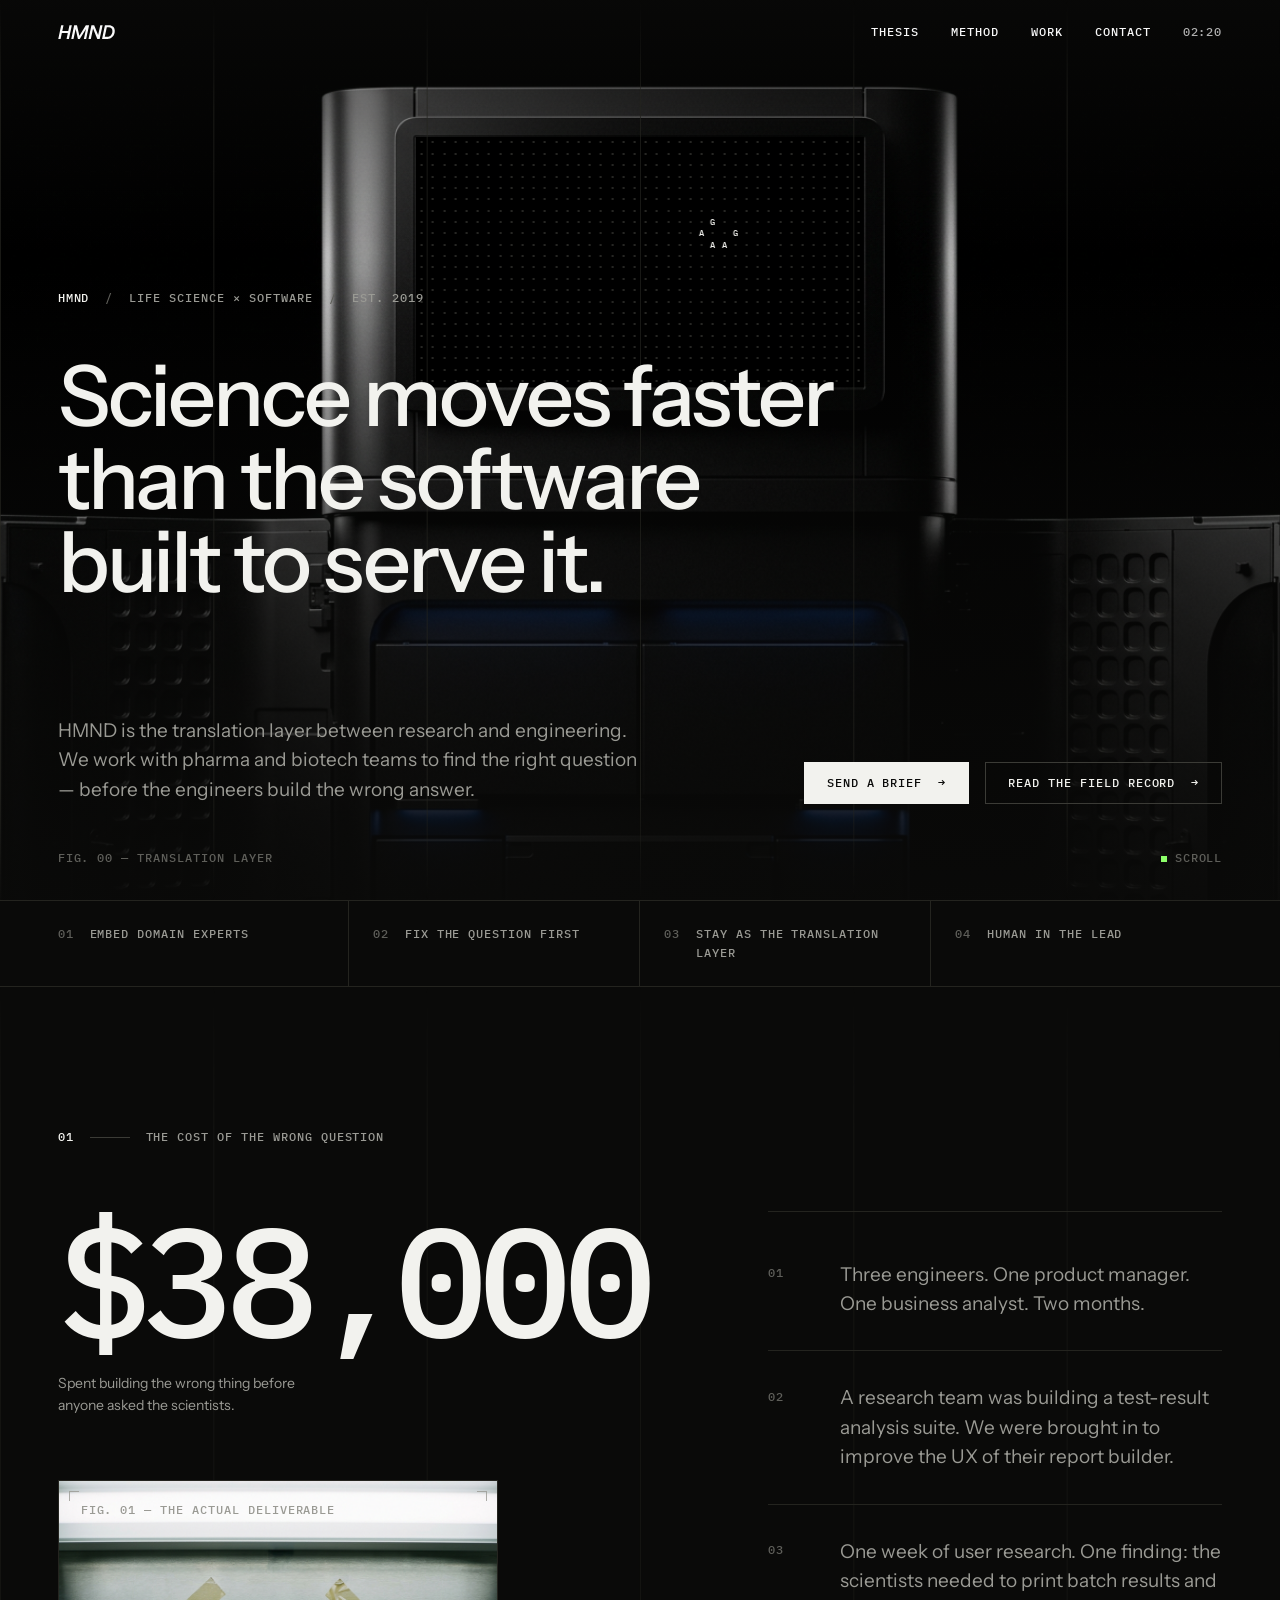
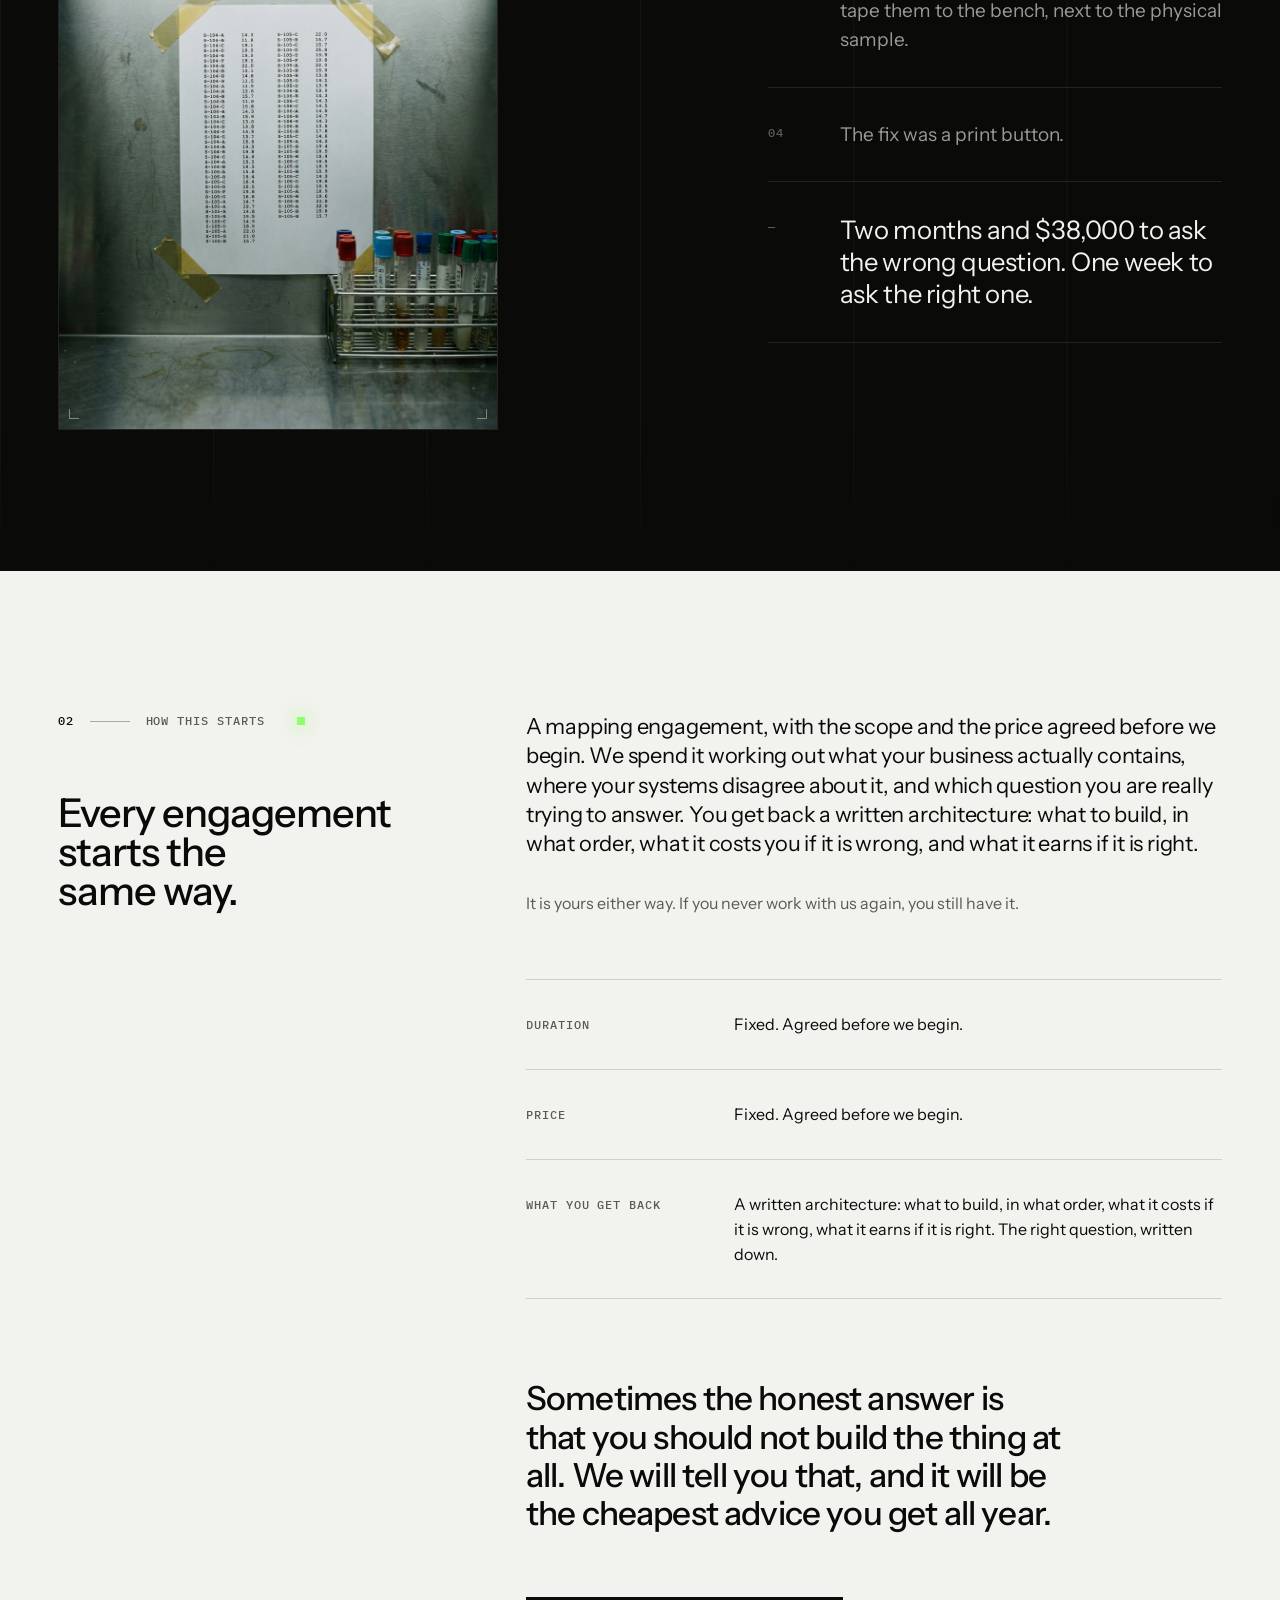
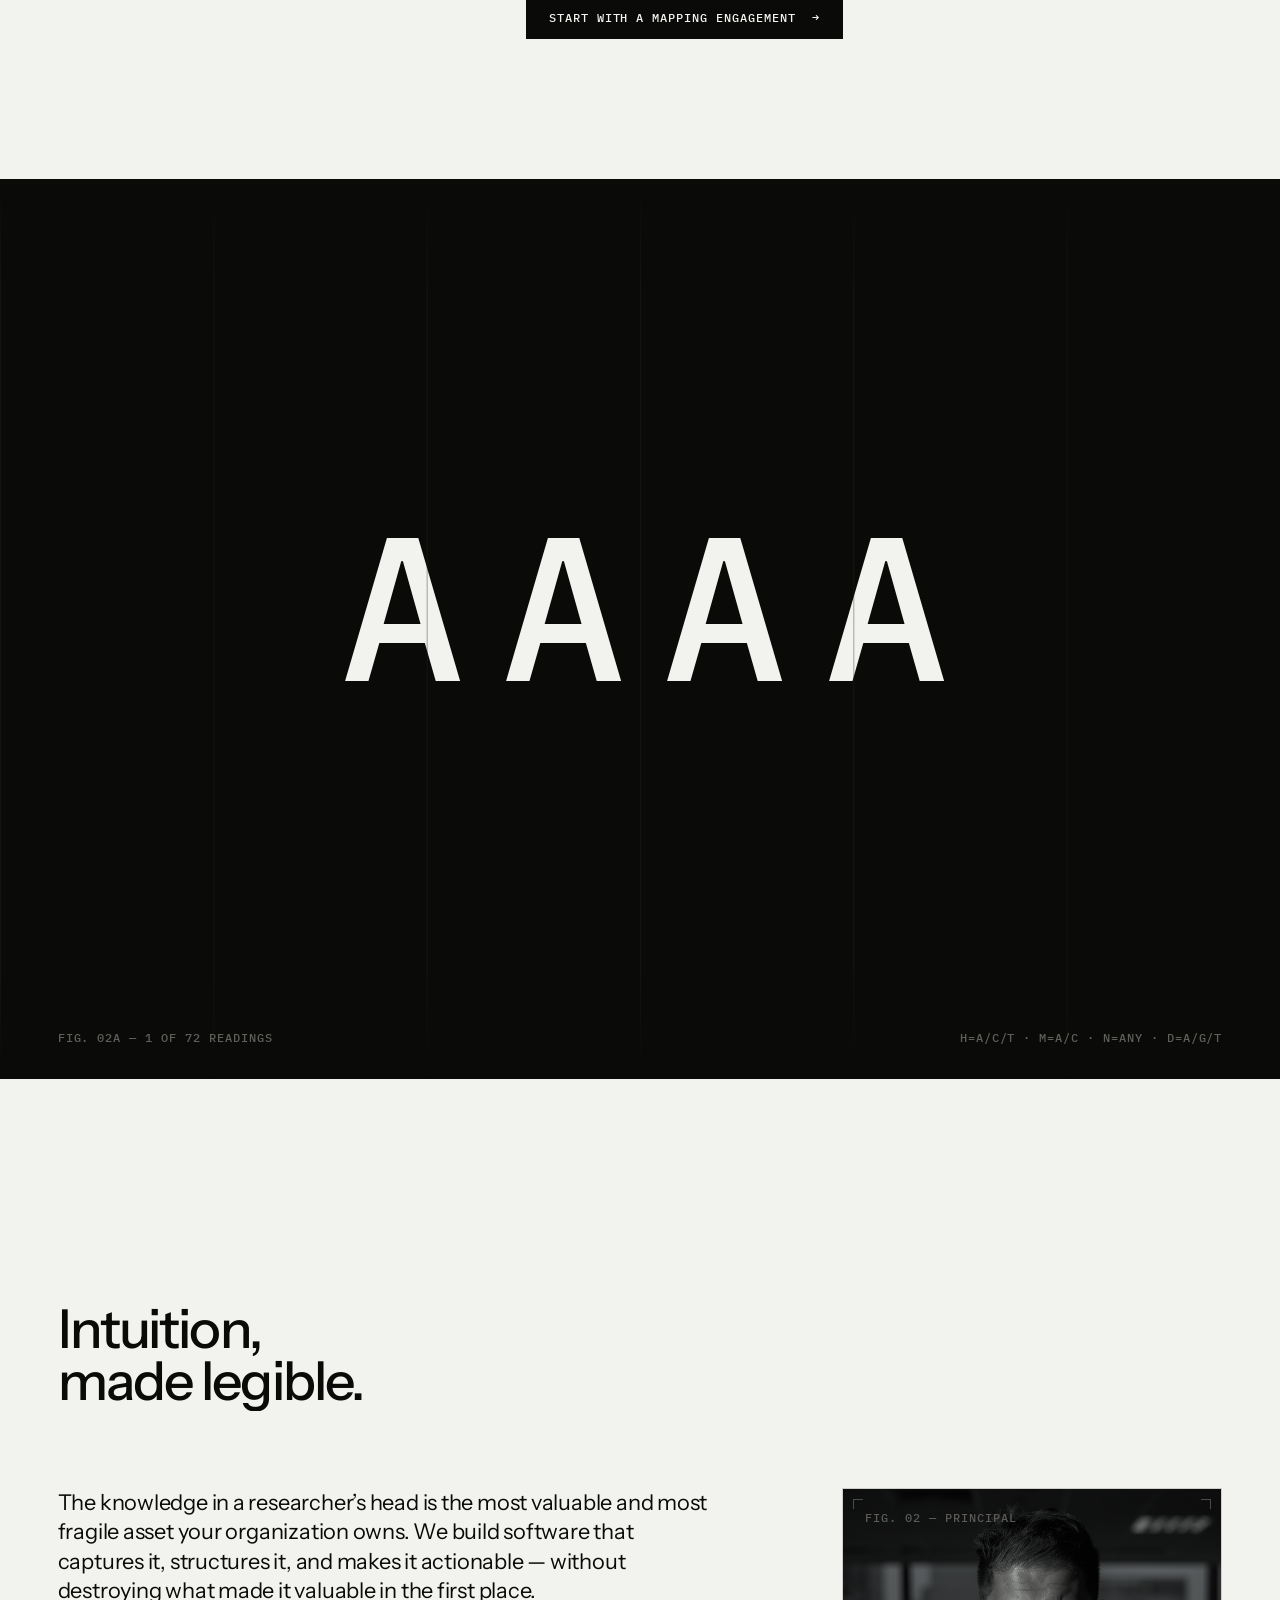
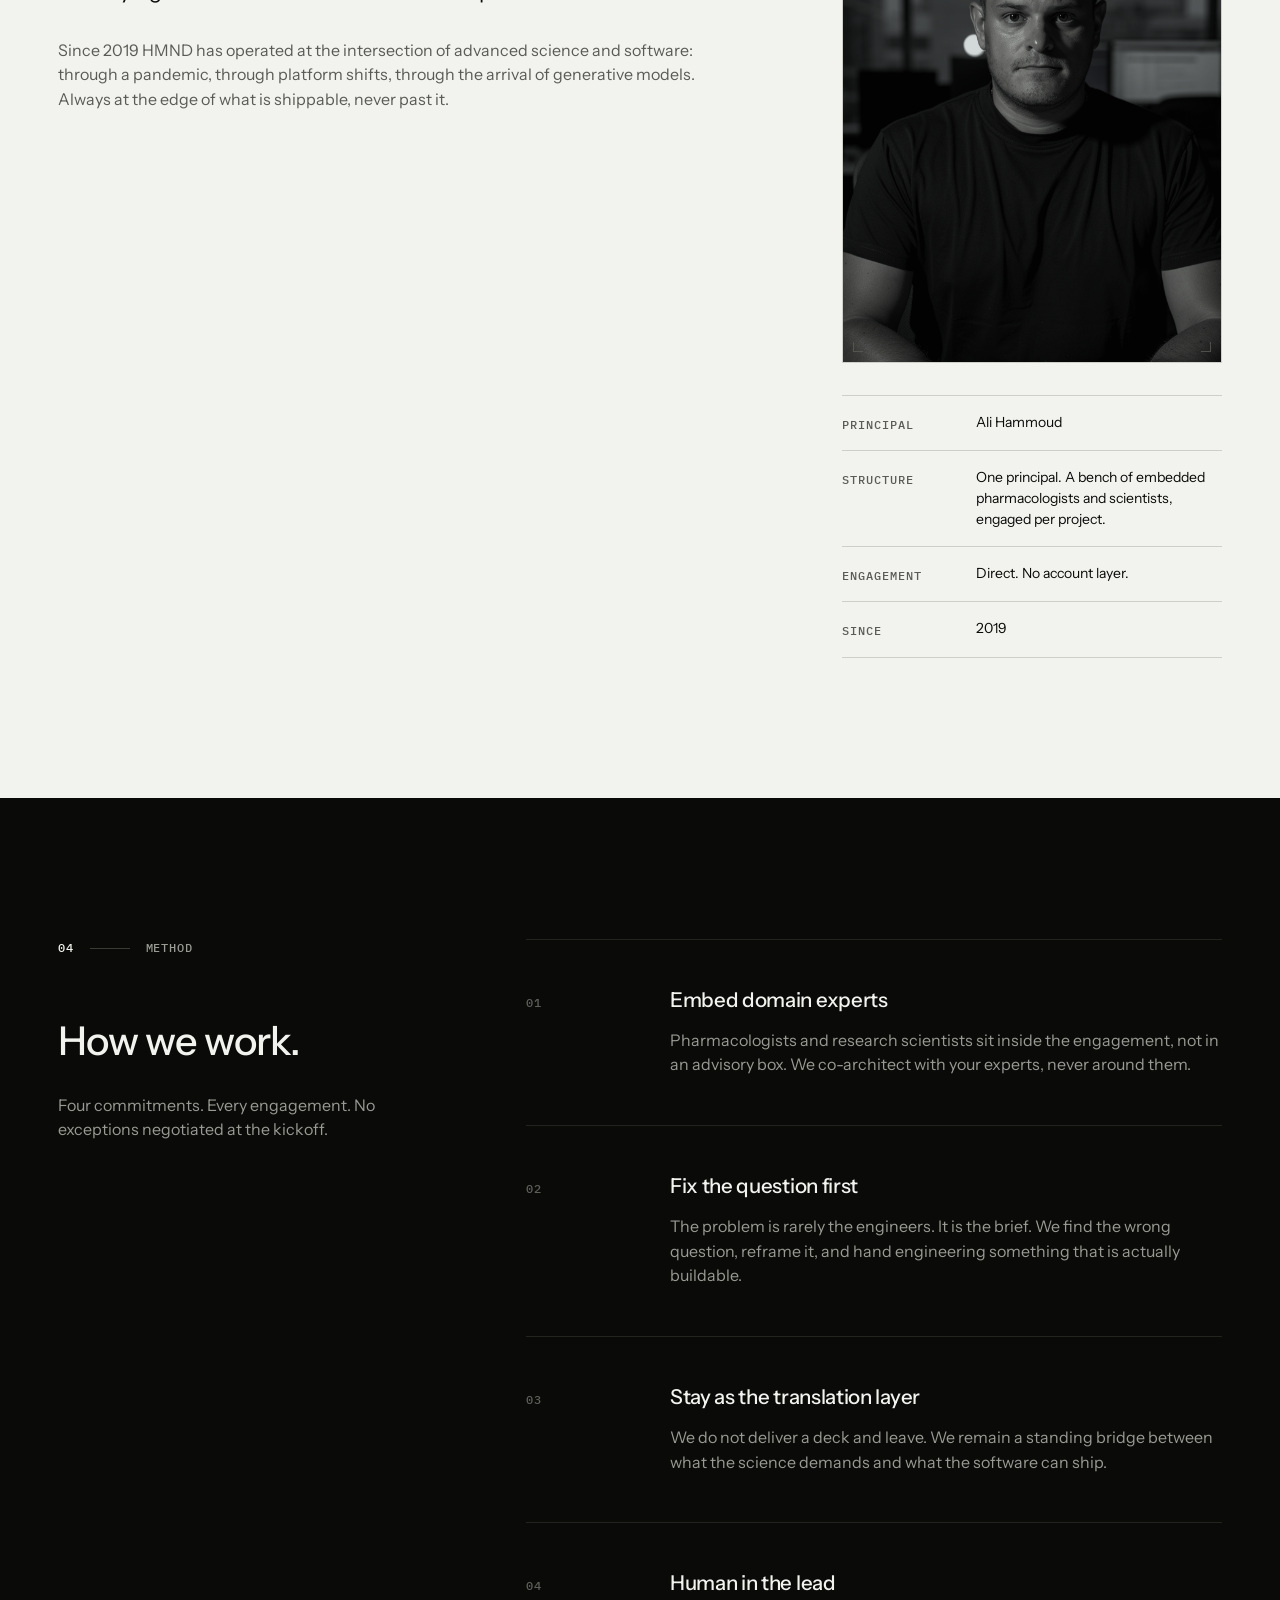
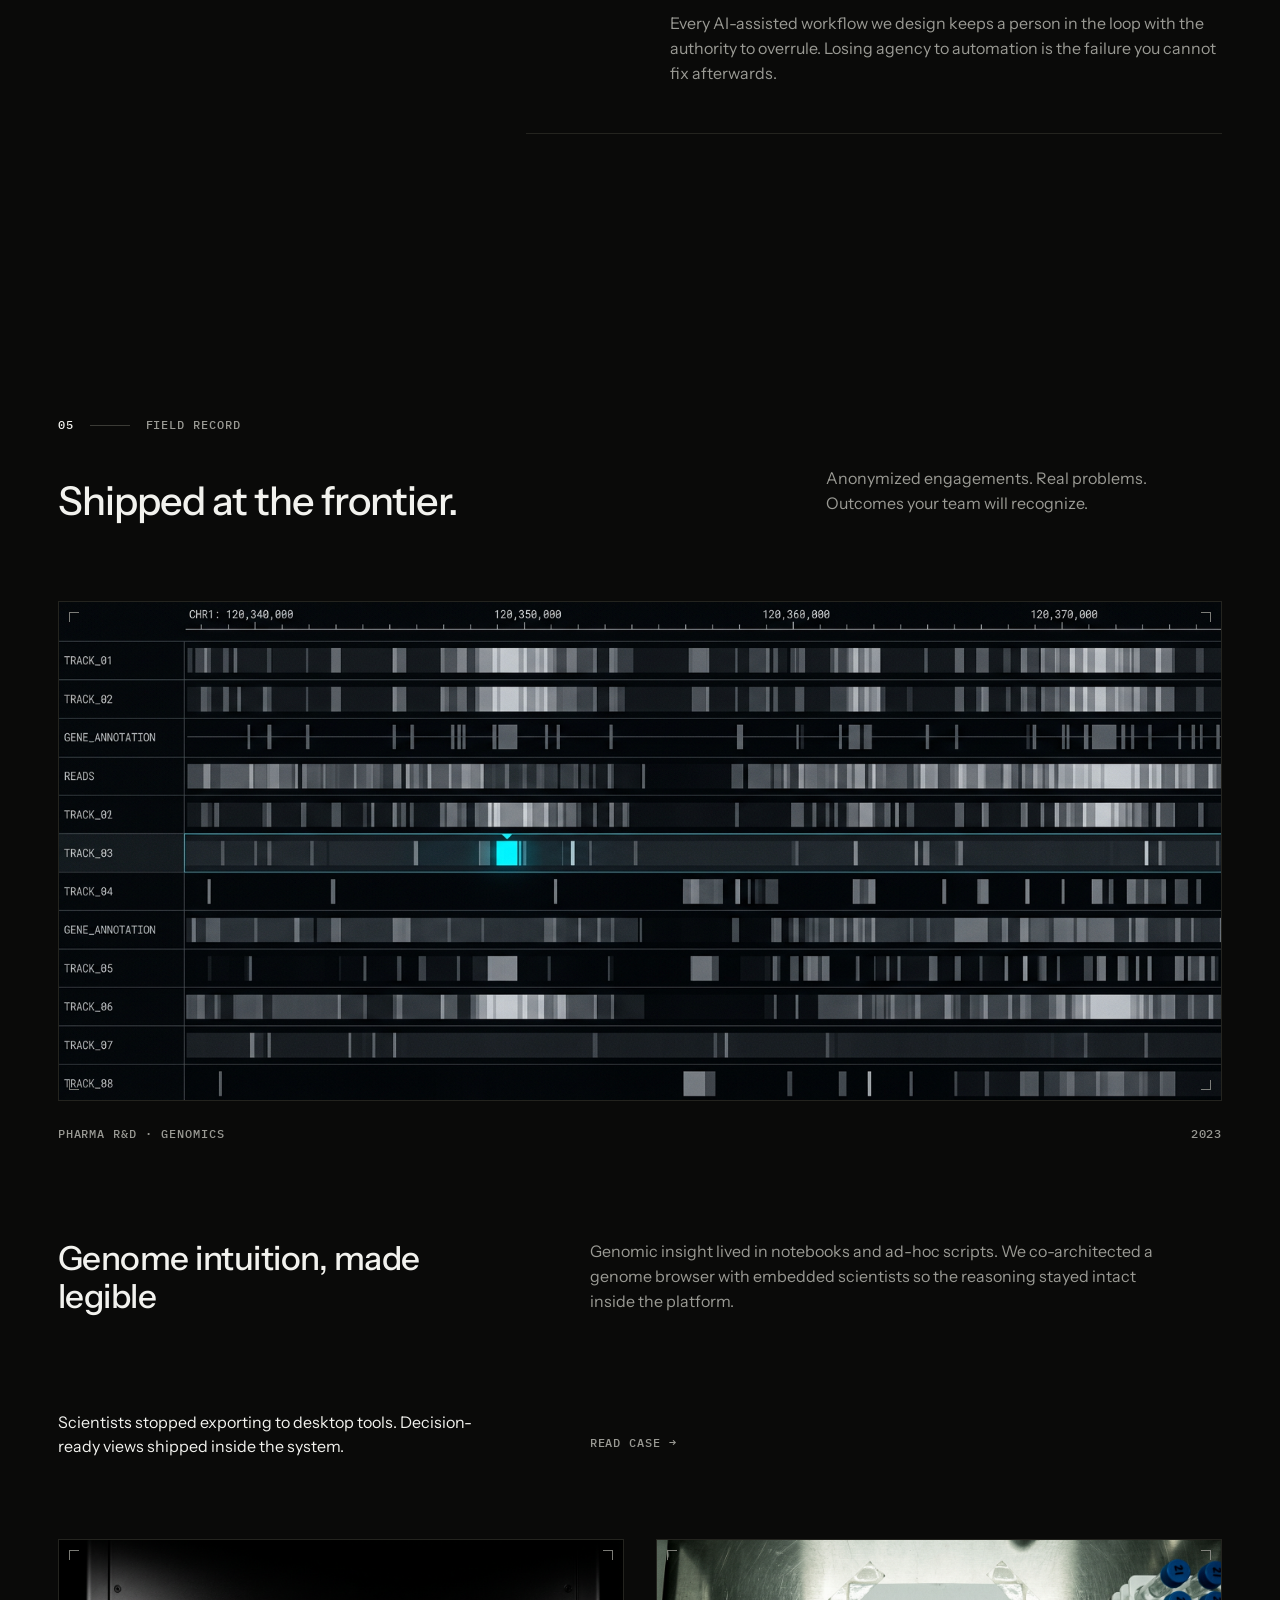
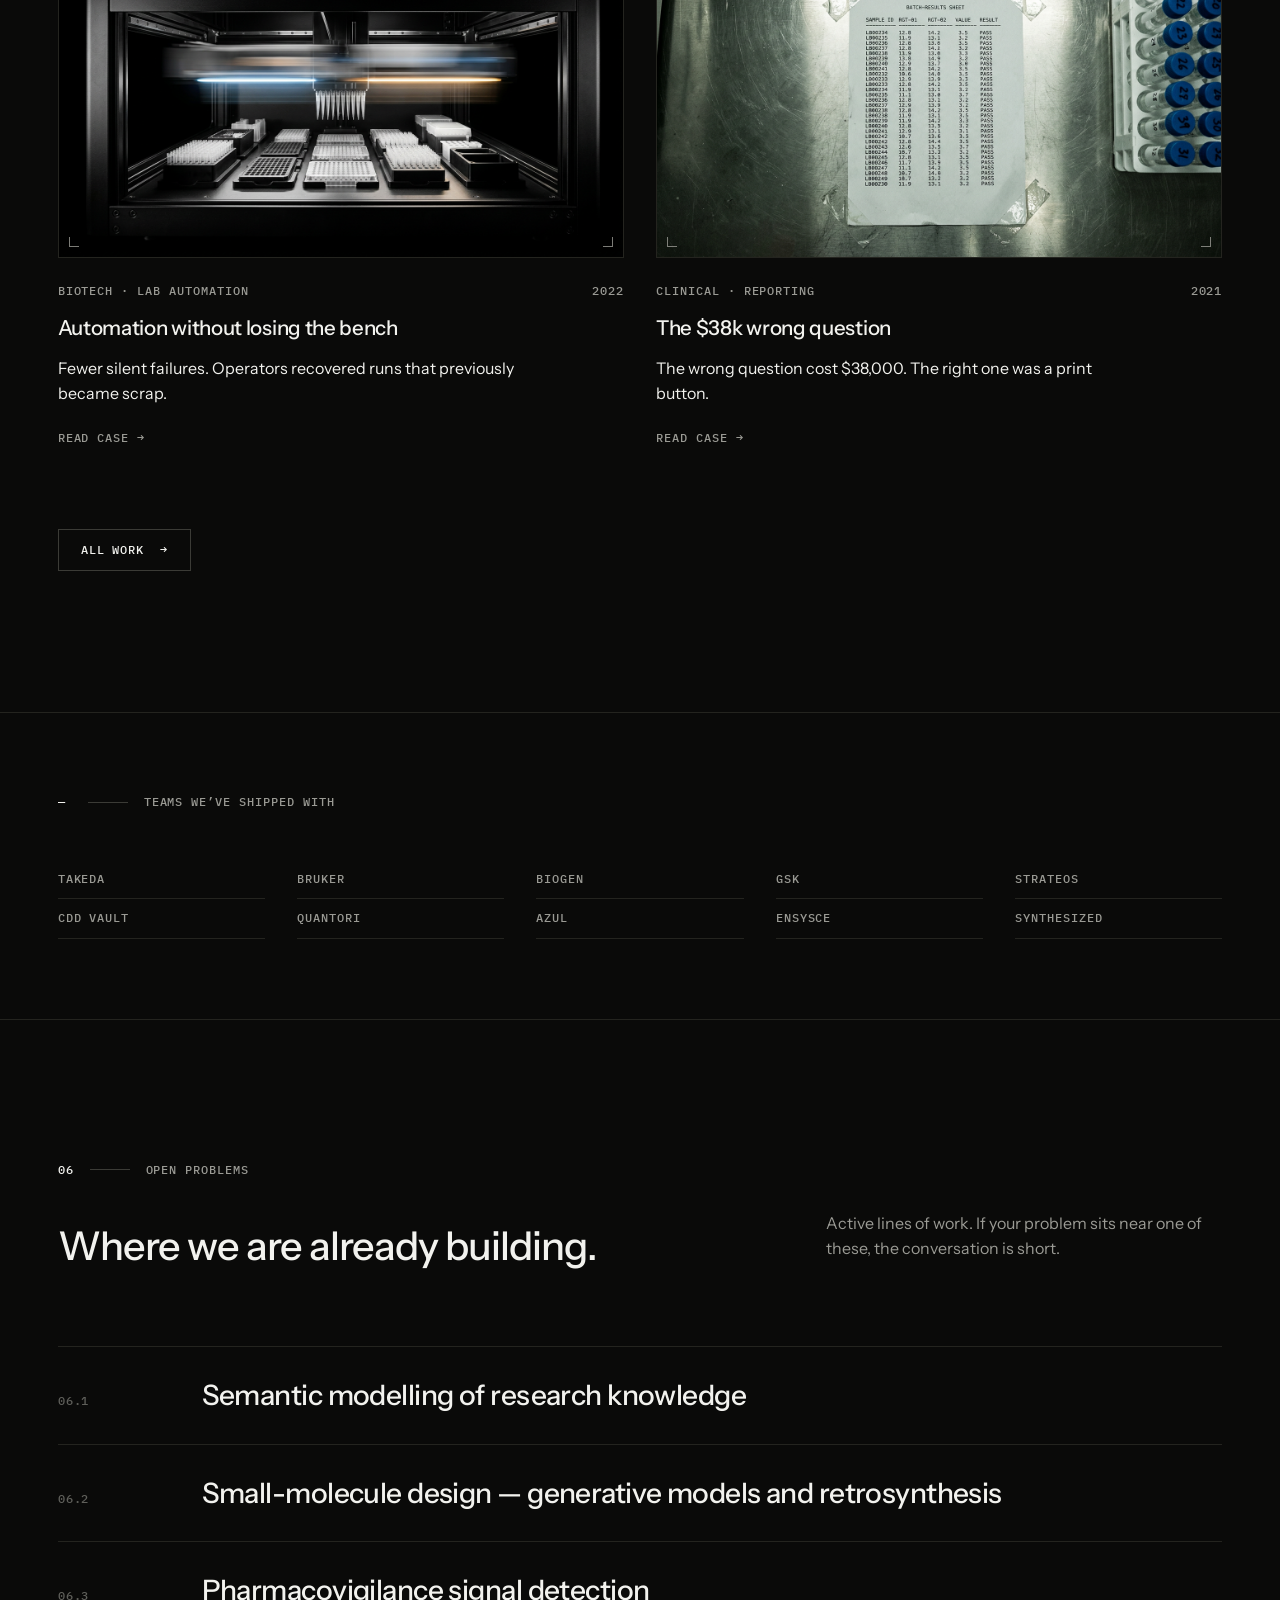
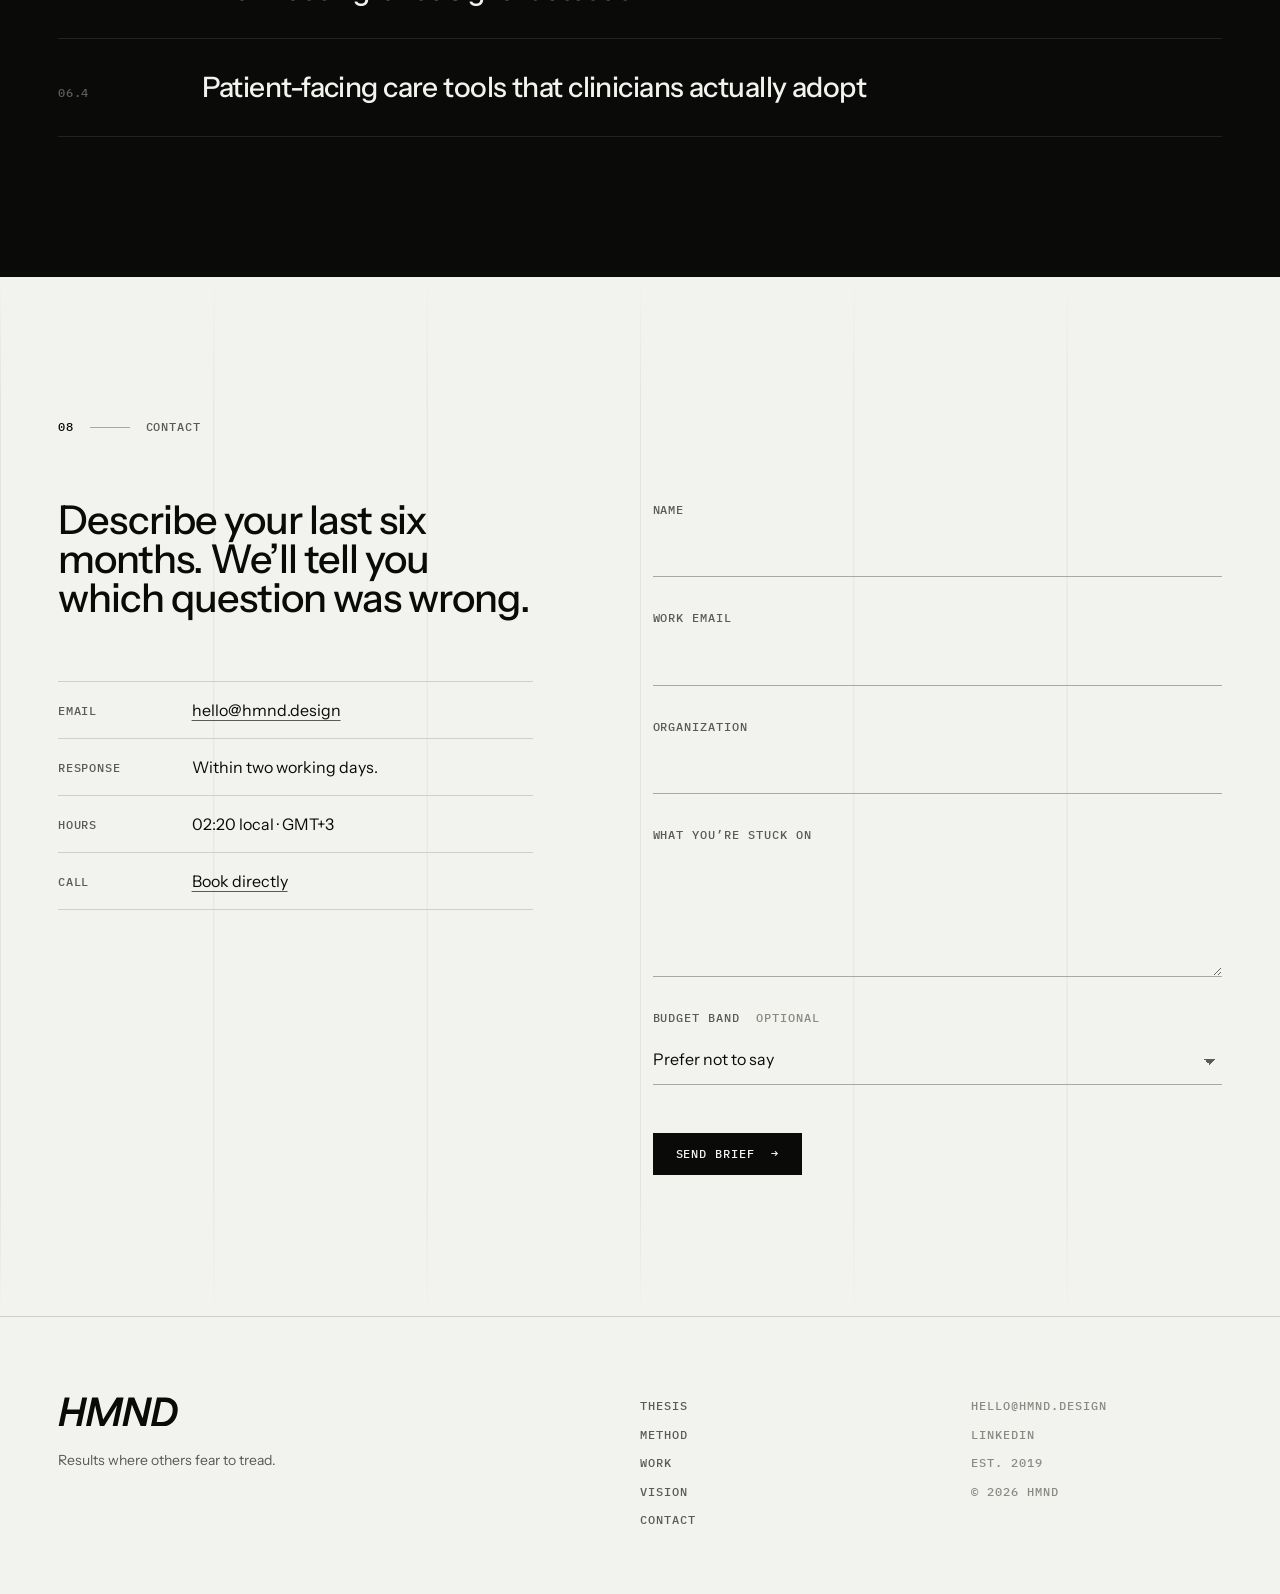
<file: index.html>
<!DOCTYPE html>
<html lang="en" class="no-js">
<head>
  <meta charset="UTF-8" />
  <meta name="viewport" content="width=device-width, initial-scale=1" />
  <script>document.documentElement.className = "js";</script>
  <title>HMND — The translation layer between science and software</title>
  <meta name="description" content="HMND works with pharma and biotech teams to find the right question before engineering builds the wrong answer. Product strategy at the frontier of science and software. Est. 2019." />
  <meta name="theme-color" content="#0a0a09" />
  <meta property="og:type" content="website" />
  <meta property="og:title" content="HMND — The translation layer between science and software" />
  <meta property="og:description" content="Pharma and biotech teams hire HMND to find the right question before engineering builds the wrong answer." />
  <meta property="og:url" content="https://hmnd.design/" />
  <!-- TODO: supply assets/img/og.png (1200x630) and uncomment -->
  <!-- <meta property="og:image" content="https://hmnd.design/assets/img/og.png" /> -->
  <link rel="canonical" href="https://hmnd.design/" />
  <link rel="icon" href="data:image/svg+xml,%3Csvg xmlns='http://www.w3.org/2000/svg' viewBox='0 0 32 32'%3E%3Crect width='32' height='32' fill='%230a0a09'/%3E%3Crect x='6' y='6' width='20' height='20' fill='none' stroke='%23f2f2ee' stroke-width='1.5'/%3E%3Ccircle cx='16' cy='16' r='3' fill='%238dff6a'/%3E%3C/svg%3E" />
  <link rel="preconnect" href="https://fonts.googleapis.com" />
  <link rel="preconnect" href="https://fonts.gstatic.com" crossorigin />
  <link href="https://fonts.googleapis.com/css2?family=IBM+Plex+Mono:wght@400;500&family=Instrument+Sans:wght@400;500;600&display=swap" rel="stylesheet" />
  <link rel="stylesheet" href="styles/tokens.css" />
  <link rel="stylesheet" href="style.css" />
  <script type="application/ld+json">
  {
    "@context": "https://schema.org",
    "@type": "ProfessionalService",
    "name": "HMND",
    "url": "https://hmnd.design/",
    "email": "hello@hmnd.design",
    "foundingDate": "2019",
    "description": "Product strategy and scientific UX for pharma and biotech teams.",
    "knowsAbout": ["Life sciences software", "Product strategy", "Scientific UX", "Semantic modelling", "Pharmacovigilance"]
  }
  </script>
</head>
<body>
  <a class="skip-link" href="#main">Skip to content</a>

  <header class="site-header" id="site-header">
    <div class="site-header__bar">
      <div class="container site-header__inner">
        <a href="#top" class="logo" aria-label="HMND — home">
          <svg class="logo__mark" viewBox="0 0 187 46" width="187" height="46" aria-hidden="true" focusable="false">
            <path fill="currentColor" d="M35.8543 46H28.1103L32.2063 26.608H12.6223L8.52625 46H0.846253L10.4463 0.623997H18.1263L14.1583 19.376H33.7423L37.7103 0.623997H45.4543L35.8543 46ZM92.5453 46H84.9933L91.9693 12.976L71.4253 46H65.4733L57.9213 13.232L50.9453 46H43.5213L53.1213 0.623997H62.4013L70.3373 34.928L91.5213 0.623997H102.209L92.5453 46ZM136.931 46H129.123L115.171 11.824L107.939 46H100.259L109.859 0.623997H118.819L131.939 33.2L138.851 0.623997H146.595L136.931 46ZM153.772 38.896H162.476C170.092 38.896 178.796 32.496 178.796 19.504C178.796 12.016 173.996 7.6 166.252 7.6H160.428L153.772 38.896ZM162.348 46H144.684L154.22 0.623997H167.212C179.18 0.623997 186.604 8.048 186.604 19.184C186.604 36.72 174.572 46 162.348 46Z"/>
          </svg>
        </a>
        <nav class="nav" aria-label="Primary">
          <a href="#thesis">Thesis</a>
          <a href="#method">Method</a>
          <a href="works/index.html">Work</a>
          <a href="#vision" class="nav__vision">Vision<span class="nav__dot" id="vision-dot" hidden aria-hidden="true"></span></a>
          <a href="#contact">Contact</a>
        </nav>
        <div class="site-header__readout mono" aria-hidden="true">
          <span id="local-time-header">--:--</span>
        </div>
        <button class="nav-toggle" id="nav-toggle" type="button" aria-expanded="false" aria-controls="mobile-nav" aria-label="Open menu">
          <span></span><span></span>
        </button>
      </div>
    </div>
    <nav class="mobile-nav" id="mobile-nav" hidden aria-label="Primary mobile">
      <div class="container mobile-nav__inner">
        <a href="#thesis"><span class="mono">01</span>Thesis</a>
        <a href="#method"><span class="mono">02</span>Method</a>
        <a href="works/index.html"><span class="mono">03</span>Work</a>
        <a href="#vision"><span class="mono">04</span>Vision</a>
        <a href="#contact"><span class="mono">05</span>Contact</a>
        <p class="mobile-nav__foot mono">hello@hmnd.design · GMT+3</p>
      </div>
    </nav>
  </header>

  <main id="main">

    <!-- 00 · Hero -->
    <section class="hero" id="top" aria-labelledby="hero-heading">
      <div class="hero__media media" aria-hidden="true">
        <div class="hero__stage">
          <img src="assets/img/assets/hero.png" alt="" width="1289" height="832" fetchpriority="high" />
          <div class="hero__scrim"></div>
          <div class="hero__screen">
            <div class="hero__screen-viz" id="hero-screen-viz"></div>
          </div>
        </div>
        <div class="grid-lines" aria-hidden="true"></div>
      </div>

      <div class="container hero__inner">
        <p class="hero__eyebrow mono reveal">
          <span class="readout__key">HMND</span>
          <span class="readout__sep">/</span>
          <span>Life science × software</span>
          <span class="readout__sep">/</span>
          <span>Est. 2019</span>
        </p>

        <h1 id="hero-heading" class="hero__title reveal">
          <span class="line"><span class="line__inner">Science moves faster</span></span>
          <span class="line"><span class="line__inner">than the software</span></span>
          <span class="line"><span class="line__inner">built to serve it.</span></span>
        </h1>

        <div class="hero__foot">
          <p class="hero__sub reveal">
            HMND is the translation layer between research and engineering. We work with pharma and biotech teams to find the right question — before the engineers build the wrong answer.
          </p>
          <div class="hero__actions reveal">
            <a class="btn btn--primary" href="#contact">Send a brief</a>
            <a class="btn btn--ghost" href="#proof">Read the field record</a>
          </div>
        </div>
      </div>

      <div class="hero__corners mono" aria-hidden="true">
        <span class="hero__corner hero__corner--bl">Fig. 00 — Translation layer</span>
        <span class="hero__corner hero__corner--br"><span class="blink"></span>Scroll</span>
      </div>
    </section>

    <!-- Principles strip -->
    <div class="strip" aria-label="Operating principles">
      <div class="container strip__inner mono">
        <span><b>01</b>Embed domain experts</span>
        <span><b>02</b>Fix the question first</span>
        <span><b>03</b>Stay as the translation layer</span>
        <span><b>04</b>Human in the lead</span>
      </div>
    </div>

    <!-- 01 · Proof -->
    <section class="section proof" id="proof" aria-labelledby="proof-heading">
      <div class="grid-lines grid-lines--faint" aria-hidden="true"></div>
      <div class="container">
        <p class="marker reveal"><span class="marker__num">01</span><span class="marker__rule"></span>The cost of the wrong question</p>

        <div class="proof__grid">
          <div class="proof__stat-col">
            <h2 id="proof-heading" class="stat reveal">
              <span class="stat__value mono" data-count="38000" data-prefix="$">$0</span>
              <span class="stat__caption">Spent building the wrong thing before anyone asked the scientists.</span>
            </h2>
            <figure class="media media--placeholder proof__media reveal" data-fig="Fig. 01"
                    data-ad="STILL · 4:5 · Overhead shot of a printed batch-results sheet taped to a steel lab bench beside a sample rack. Overhead fluorescent, slight grain, desaturated. No hands, no faces. The tape is the subject.">
              <img src="assets/img/assets/lab.png" alt="Printed batch-results sheet taped to a steel bench beside a sample rack." width="1408" height="768" />
              <figcaption class="media__caption mono">Fig. 01 — The actual deliverable</figcaption>
            </figure>
          </div>

          <ol class="steps reveal-group">
            <li class="steps__item reveal">
              <span class="steps__num mono">01</span>
              <p>Three engineers. One product manager. One business analyst. Two months.</p>
            </li>
            <li class="steps__item reveal">
              <span class="steps__num mono">02</span>
              <p>A research team was building a test-result analysis suite. We were brought in to improve the UX of their report builder.</p>
            </li>
            <li class="steps__item reveal">
              <span class="steps__num mono">03</span>
              <p>One week of user research. One finding: the scientists needed to print batch results and tape them to the bench, next to the physical sample.</p>
            </li>
            <li class="steps__item reveal">
              <span class="steps__num mono">04</span>
              <p>The fix was a print button.</p>
            </li>
            <li class="steps__item steps__item--close reveal">
              <span class="steps__num mono">—</span>
              <p>Two months and $38,000 to ask the wrong question. One week to ask the right one.</p>
            </li>
          </ol>
        </div>
      </div>
    </section>

    <!-- 02 · How this starts (lights on) -->
    <section class="section start" id="start" data-lights aria-labelledby="start-heading">
      <div class="container start__grid">
        <div class="start__head">
          <p class="marker reveal">
            <span class="marker__num">02</span><span class="marker__rule"></span>How this starts
            <span class="start__lamp" aria-hidden="true"></span>
          </p>
          <h2 id="start-heading" class="display display--sm reveal">Every engagement starts the same way.</h2>
        </div>

        <div class="start__body">
          <p class="lead reveal">
            A mapping engagement, with the scope and the price agreed before we begin. We spend it working out what your business actually contains, where your systems disagree about it, and which question you are really trying to answer. You get back a written architecture: what to build, in what order, what it costs you if it is wrong, and what it earns if it is right.
          </p>
          <p class="start__note reveal">It is yours either way. If you never work with us again, you still have it.</p>

          <!-- TODO: replace the three values below with the real duration, price band, and deliverables list -->
          <dl class="spec reveal">
            <div class="spec__row">
              <dt class="mono">Duration</dt>
              <dd>Fixed. Agreed before we begin.</dd>
            </div>
            <div class="spec__row">
              <dt class="mono">Price</dt>
              <dd>Fixed. Agreed before we begin.</dd>
            </div>
            <div class="spec__row">
              <dt class="mono">What you get back</dt>
              <dd>A written architecture: what to build, in what order, what it costs if it is wrong, what it earns if it is right. The right question, written down.</dd>
            </div>
          </dl>

          <p class="pronounce reveal">Sometimes the honest answer is that you should not build the thing at all. We will tell you that, and it will be the cheapest advice you get all year.</p>

          <p class="start__cta reveal"><a class="btn btn--primary" href="?topic=Mapping%20engagement#contact">Start with a mapping engagement</a></p>
        </div>
      </div>
    </section>

    <!-- — · Intermezzo
         H, M, N and D are IUPAC nucleotide ambiguity codes
         (H = A/C/T, M = A/C, N = any, D = A/G/T), so HMND is a
         degenerate sequence with 72 specified expansions.
         Unnumbered on purpose: it sits between 02 and 03.
    -->
    <section class="intermezzo" id="sequence" aria-label="HMND is a degenerate DNA sequence. Each letter is an IUPAC ambiguity code; together they have seventy-two possible readings.">
      <div class="grid-lines grid-lines--faint" aria-hidden="true"></div>
      <div class="intermezzo__stage" aria-hidden="true">
        <div class="intermezzo__seq" id="sequence-letters">
          <span class="intermezzo__letter" data-code="H">H</span>
          <span class="intermezzo__letter" data-code="M">M</span>
          <span class="intermezzo__letter" data-code="N">N</span>
          <span class="intermezzo__letter" data-code="D">D</span>
        </div>
      </div>
      <div class="intermezzo__corners mono" aria-hidden="true">
        <span id="sequence-fig">Fig. 02a — 72 readings</span>
        <span class="intermezzo__key">H=A/C/T · M=A/C · N=any · D=A/G/T</span>
      </div>
    </section>

    <!-- 03 · Thesis (paper) -->
    <section class="section thesis paper" id="thesis" aria-labelledby="thesis-heading">
      <div class="container">
        <p class="marker reveal"><span class="marker__num">03</span><span class="marker__rule"></span>Thesis</p>

        <h2 id="thesis-heading" class="display reveal">
          <span class="line"><span class="line__inner">Intuition,</span></span>
          <span class="line"><span class="line__inner">made legible.</span></span>
        </h2>

        <div class="thesis__grid">
          <div class="thesis__prose">
            <p class="lead reveal">
              The knowledge in a researcher’s head is the most valuable and most fragile asset your organization owns. We build software that captures it, structures it, and makes it actionable — without destroying what made it valuable in the first place.
            </p>
            <p class="reveal">
              Since 2019 HMND has operated at the intersection of advanced science and software: through a pandemic, through platform shifts, through the arrival of generative models. Always at the edge of what is shippable, never past it.
            </p>
          </div>

          <aside class="principal reveal" aria-label="Principal">
            <figure class="media media--placeholder principal__portrait" data-fig="Fig. 02"
                    data-ad="PORTRAIT · 4:5 · Black and white. Principal seated at a bench or desk, direct gaze, no smile. Single hard light from the left, deep shadow on the right. Background: out-of-focus glassware or monitors. Shot at eye level.">
              <img class="principal__face" src="assets/img/assets/founder.png" alt="Portrait of Ali Hammoud, principal of HMND." width="1234" height="1544" draggable="false" />
              <img class="principal__face principal__face--fun" src="assets/img/assets/founder_fun.png" alt="" width="1856" height="2304" draggable="false" aria-hidden="true" />
              <figcaption class="media__caption mono">Fig. 02 — Principal</figcaption>
            </figure>
            <dl class="ledger">
              <div><dt class="mono">Principal</dt><dd>Ali Hammoud</dd></div>
              <div><dt class="mono">Structure</dt><dd>One principal. A bench of embedded pharmacologists and scientists, engaged per project.</dd></div>
              <div><dt class="mono">Engagement</dt><dd>Direct. No account layer.</dd></div>
              <div><dt class="mono">Since</dt><dd>2019</dd></div>
            </dl>
          </aside>
        </div>
      </div>
    </section>

    <!-- 04 · Method -->
    <section class="section method" id="method" aria-labelledby="method-heading">
      <div class="container method__grid">
        <div class="method__head">
          <p class="marker reveal"><span class="marker__num">04</span><span class="marker__rule"></span>Method</p>
          <h2 id="method-heading" class="display display--sm reveal">How we work.</h2>
          <p class="method__intro reveal">Four commitments. Every engagement. No exceptions negotiated at the kickoff.</p>
        </div>

        <ol class="method__list">
          <li class="method__item reveal">
            <span class="method__num mono">01</span>
            <div>
              <h3>Embed domain experts</h3>
              <p>Pharmacologists and research scientists sit inside the engagement, not in an advisory box. We co-architect with your experts, never around them.</p>
            </div>
          </li>
          <li class="method__item reveal">
            <span class="method__num mono">02</span>
            <div>
              <h3>Fix the question first</h3>
              <p>The problem is rarely the engineers. It is the brief. We find the wrong question, reframe it, and hand engineering something that is actually buildable.</p>
            </div>
          </li>
          <li class="method__item reveal">
            <span class="method__num mono">03</span>
            <div>
              <h3>Stay as the translation layer</h3>
              <p>We do not deliver a deck and leave. We remain a standing bridge between what the science demands and what the software can ship.</p>
            </div>
          </li>
          <li class="method__item reveal">
            <span class="method__num mono">04</span>
            <div>
              <h3>Human in the lead</h3>
              <p>Every AI-assisted workflow we design keeps a person in the loop with the authority to overrule. Losing agency to automation is the failure you cannot fix afterwards.</p>
            </div>
          </li>
        </ol>
      </div>
    </section>

    <!-- 05 · Field record -->
    <section class="section work" id="work" aria-labelledby="work-heading">
      <div class="container">
        <div class="section-head">
          <div>
            <p class="marker reveal"><span class="marker__num">05</span><span class="marker__rule"></span>Field record</p>
            <h2 id="work-heading" class="display display--sm reveal">Shipped at the frontier.</h2>
          </div>
          <p class="section-head__aside reveal">Anonymized engagements. Real problems. Outcomes your team will recognize.</p>
        </div>

        <div class="cases">
          <a class="case case--featured reveal" href="works/genome-browser.html">
            <figure class="media media--placeholder case__media" data-fig="Fig. 03"
                    data-ad="STILL · 21:9 · Dark UI: a genome track viewer, variant annotations stacked as thin horizontal bars, one accent highlight. Alternative: macro of a sequencing flow cell under raking light, shallow depth.">
              <img src="assets/img/assets/track.png" alt="Genome track viewer with a highlighted variant on TRACK_03." width="1584" height="672" />
            </figure>
            <div class="case__body">
              <p class="case__meta mono"><span>Pharma R&amp;D · Genomics</span><span>2023</span></p>
              <h3 class="case__title">Genome intuition, made legible</h3>
              <p class="case__summary">Genomic insight lived in notebooks and ad-hoc scripts. We co-architected a genome browser with embedded scientists so the reasoning stayed intact inside the platform.</p>
              <p class="case__outcome">Scientists stopped exporting to desktop tools. Decision-ready views shipped inside the system.</p>
              <span class="case__link mono">Read case<span class="arrow">→</span></span>
            </div>
          </a>

          <a class="case reveal" href="works/synthesis-automation.html">
            <figure class="media media--placeholder case__media" data-fig="Fig. 04"
                    data-ad="STILL · 16:9 · Robotic liquid handler mid-motion, long exposure so the arm blurs while the deck stays sharp. Deck lit only by instrument LEDs.">
              <img src="assets/img/assets/robotic%20pipette.png" alt="Robotic liquid handler mid-motion, arm blurred over a sharp deck of plates." width="1376" height="768" />
            </figure>
            <div class="case__body">
              <p class="case__meta mono"><span>Biotech · Lab automation</span><span>2022</span></p>
              <h3 class="case__title">Automation without losing the bench</h3>
              <p class="case__outcome">Fewer silent failures. Operators recovered runs that previously became scrap.</p>
              <span class="case__link mono">Read case<span class="arrow">→</span></span>
            </div>
          </a>

          <a class="case reveal" href="works/clinical-reporting.html">
            <figure class="media media--placeholder case__media" data-fig="Fig. 05"
                    data-ad="STILL · 16:9 · Wider crop of Fig. 01: the taped printout in bench context, sample rack and monitor edge visible. Same light, same grain.">
              <img src="assets/img/assets/lab2.png" alt="Printed batch-results sheet taped to a steel bench beside a sample rack." width="1408" height="768" />
            </figure>
            <div class="case__body">
              <p class="case__meta mono"><span>Clinical · Reporting</span><span>2021</span></p>
              <h3 class="case__title">The $38k wrong question</h3>
              <p class="case__outcome">The wrong question cost $38,000. The right one was a print button.</p>
              <span class="case__link mono">Read case<span class="arrow">→</span></span>
            </div>
          </a>
        </div>

        <p class="section-cta reveal"><a class="btn btn--ghost" href="works/index.html">All work</a></p>
      </div>
    </section>

    <!-- Teams -->
    <section class="section section--tight teams" id="teams" aria-labelledby="teams-heading">
      <div class="container">
        <h2 id="teams-heading" class="marker reveal"><span class="marker__num">—</span><span class="marker__rule"></span>Teams we’ve shipped with</h2>
        <!-- TODO: confirm permission for each name before launch; replace with monochrome marks where available -->
        <ul class="teams__list mono reveal" role="list">
          <li>Takeda</li>
          <li>Bruker</li>
          <li>Biogen</li>
          <li>GSK</li>
          <li>Strateos</li>
          <li>CDD Vault</li>
          <li>Quantori</li>
          <li>Azul</li>
          <li>Ensysce</li>
          <li>Synthesized</li>
        </ul>
      </div>
    </section>

    <!-- 06 · Open problems -->
    <section class="section problems" id="problems" aria-labelledby="problems-heading">
      <div class="container">
        <div class="section-head">
          <div>
            <p class="marker reveal"><span class="marker__num">06</span><span class="marker__rule"></span>Open problems</p>
            <h2 id="problems-heading" class="display display--sm reveal">Where we are already building.</h2>
          </div>
          <p class="section-head__aside reveal">Active lines of work. If your problem sits near one of these, the conversation is short.</p>
        </div>
        <ol class="problems__list">
          <li class="reveal"><span class="mono">06.1</span><span>Semantic modelling of research knowledge</span></li>
          <li class="reveal"><span class="mono">06.2</span><span>Small-molecule design — generative models and retrosynthesis</span></li>
          <li class="reveal"><span class="mono">06.3</span><span>Pharmacovigilance signal detection</span></li>
          <li class="reveal"><span class="mono">06.4</span><span>Patient-facing care tools that clinicians actually adopt</span></li>
        </ol>
      </div>
    </section>

    <!-- 07 · Vision -->
    <section class="section vision" id="vision" aria-labelledby="vision-heading">
      <div class="container">
        <div class="section-head">
          <div>
            <p class="marker reveal"><span class="marker__num">07</span><span class="marker__rule"></span>Vision</p>
            <h2 id="vision-heading" class="display display--sm reveal">Field notes from the frontier.</h2>
          </div>
          <p class="section-head__aside reveal">A running analysis of where science, software, and AI converge in pharma and biotech. No press releases.</p>
        </div>
        <div class="vision__feed" id="vision-feed">
          <div class="vision__skeleton" aria-hidden="true">
            <div class="vision__skel vision__skel--lg"></div>
            <div class="vision__skel"></div>
            <div class="vision__skel"></div>
          </div>
        </div>
        <p class="section-cta reveal"><a class="btn btn--ghost" href="https://vision.hmnd.design" rel="noopener noreferrer" target="_blank">Read Vision</a></p>
      </div>
    </section>

    <!-- 08 · Contact -->
    <section class="section contact" id="contact" data-lights aria-labelledby="contact-heading">
      <div class="grid-lines grid-lines--faint" aria-hidden="true"></div>
      <div class="container">
        <p class="marker reveal"><span class="marker__num">08</span><span class="marker__rule"></span>Contact</p>
        <div class="contact__grid">
          <div class="contact__copy">
            <h2 id="contact-heading" class="display display--sm reveal">Describe your last six months. We’ll tell you which question was wrong.</h2>
            <dl class="ledger ledger--dark reveal">
              <div><dt class="mono">Email</dt><dd><a class="inline-link" href="mailto:hello@hmnd.design">hello@hmnd.design</a></dd></div>
              <div><dt class="mono">Response</dt><dd>Within two working days.</dd></div>
              <div><dt class="mono">Hours</dt><dd><time id="local-time" datetime="">--:--</time> local · GMT+3</dd></div>
              <div id="calendly-row" hidden><dt class="mono">Call</dt><dd><a class="inline-link" id="calendly-cta" href="#" data-calendly-url="">Book directly</a></dd></div>
            </dl>
          </div>

          <form class="form reveal" id="lead-form" method="POST" action="https://forminit.com/f/ozloprvsf7j" novalidate>
            <div class="form__row">
              <label class="mono" for="name">Name</label>
              <input id="name" name="fi-sender-fullName" type="text" autocomplete="name" required />
            </div>
            <div class="form__row">
              <label class="mono" for="email">Work email</label>
              <input id="email" name="fi-sender-email" type="email" autocomplete="email" inputmode="email" spellcheck="false" maxlength="254" required />
            </div>
            <div class="form__row">
              <label class="mono" for="org">Organization</label>
              <input id="org" name="fi-sender-company" type="text" autocomplete="organization" required />
            </div>
            <div class="form__row">
              <label class="mono" for="stuck">What you’re stuck on</label>
              <textarea id="stuck" name="fi-text-message" rows="4" required></textarea>
            </div>
            <div class="form__row">
              <label class="mono" for="budget">Budget band <span class="form__optional">optional</span></label>
              <select id="budget" name="fi-select-budget">
                <option value="">Prefer not to say</option>
                <option value="under-25k">Under $25k</option>
                <option value="25-75k">$25k – $75k</option>
                <option value="75-150k">$75k – $150k</option>
                <option value="150k-plus">$150k+</option>
              </select>
            </div>
            <input type="text" name="_gotcha" class="sr-only" tabindex="-1" autocomplete="off" aria-hidden="true" />
            <div class="form__foot">
              <button type="submit" class="btn btn--primary">Send brief</button>
              <p class="form__status mono" id="form-status" role="status" aria-live="polite"></p>
            </div>
          </form>
        </div>
      </div>
    </section>
  </main>

  <footer class="site-footer">
    <div class="container site-footer__grid">
      <div class="site-footer__brand">
        <svg class="site-footer__mark" viewBox="0 0 187 46" aria-hidden="true" focusable="false">
          <path fill="currentColor" d="M35.8543 46H28.1103L32.2063 26.608H12.6223L8.52625 46H0.846253L10.4463 0.623997H18.1263L14.1583 19.376H33.7423L37.7103 0.623997H45.4543L35.8543 46ZM92.5453 46H84.9933L91.9693 12.976L71.4253 46H65.4733L57.9213 13.232L50.9453 46H43.5213L53.1213 0.623997H62.4013L70.3373 34.928L91.5213 0.623997H102.209L92.5453 46ZM136.931 46H129.123L115.171 11.824L107.939 46H100.259L109.859 0.623997H118.819L131.939 33.2L138.851 0.623997H146.595L136.931 46ZM153.772 38.896H162.476C170.092 38.896 178.796 32.496 178.796 19.504C178.796 12.016 173.996 7.6 166.252 7.6H160.428L153.772 38.896ZM162.348 46H144.684L154.22 0.623997H167.212C179.18 0.623997 186.604 8.048 186.604 19.184C186.604 36.72 174.572 46 162.348 46Z"/>
        </svg>
        <p class="site-footer__tag">Results where others fear to tread.</p>
      </div>
      <nav class="site-footer__nav mono" aria-label="Footer">
        <a href="#thesis">Thesis</a>
        <a href="#method">Method</a>
        <a href="works/index.html">Work</a>
        <a href="https://vision.hmnd.design" rel="noopener noreferrer" target="_blank">Vision</a>
        <a href="#contact">Contact</a>
      </nav>
      <div class="site-footer__readout mono">
        <span>hello@hmnd.design</span>
        <!-- TODO: add LinkedIn URL -->
        <a href="#" rel="noopener noreferrer">LinkedIn</a>
        <span>Est. 2019</span>
        <span>© <span id="copyright-year">2026</span> HMND</span>
      </div>
    </div>
  </footer>

  <script src="nucleotide-life.js" defer></script>
  <script src="nucleotide-life-renderer.js" defer></script>
  <script src="nucleotide-life-driver.js" defer></script>
  <script src="tlds.js" defer></script>
  <script src="main.js" defer></script>
</body>
</html>
</file>
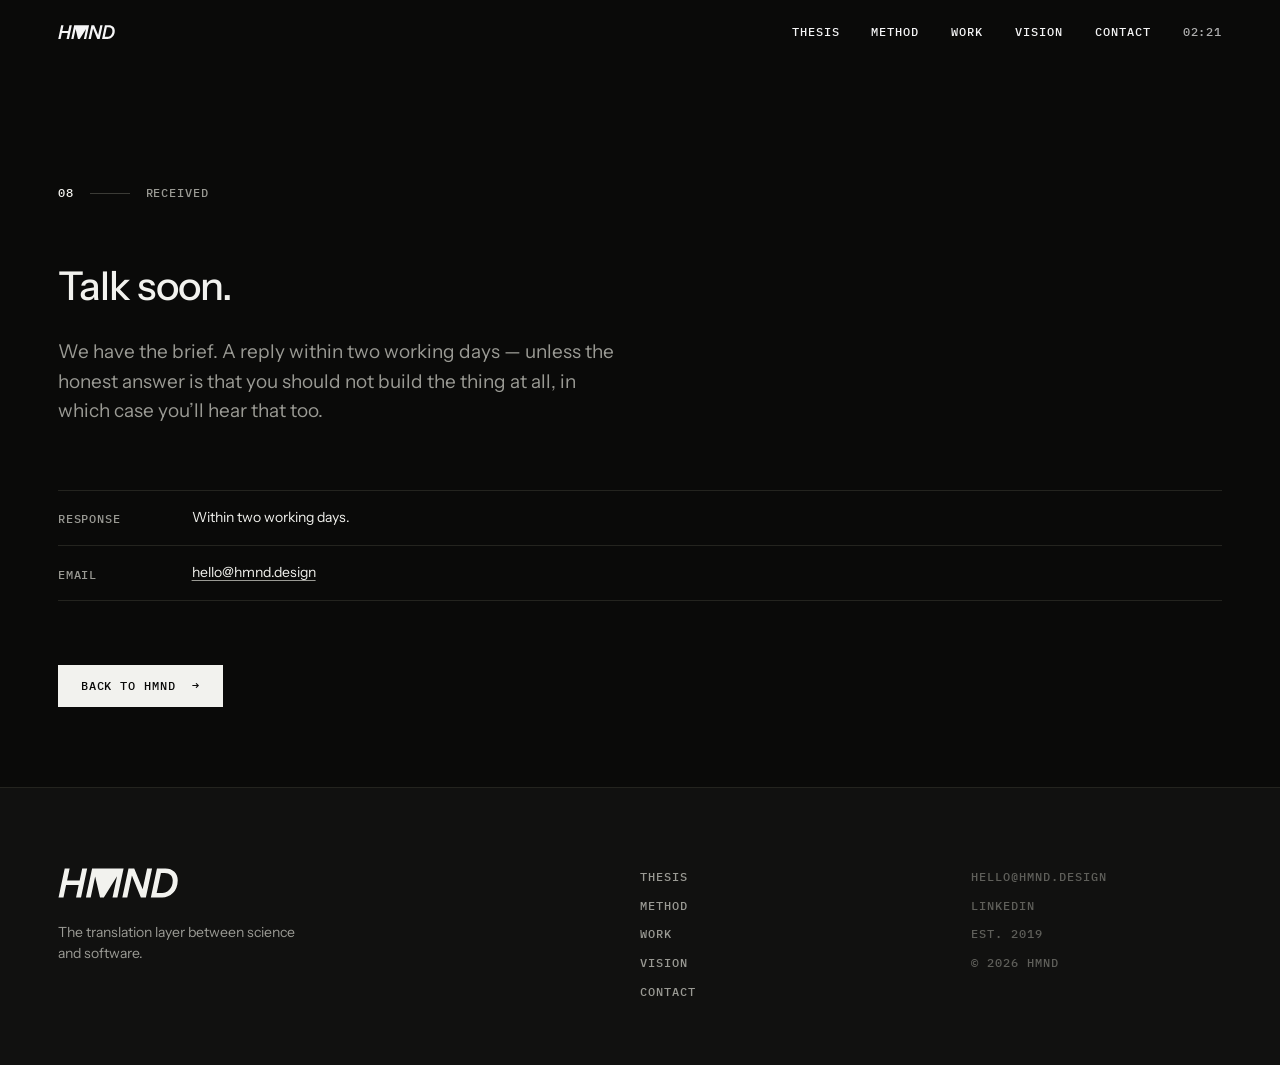
<file: talk_soon/index.html>
<!DOCTYPE html>
<html lang="en" class="no-js">
<head>
  <meta charset="UTF-8" />
  <meta name="viewport" content="width=device-width, initial-scale=1" />
  <script>document.documentElement.className = "js";</script>
  <title>Talk soon — HMND</title>
  <meta name="description" content="We received your brief. HMND replies within two working days." />
  <meta name="robots" content="noindex, nofollow" />
  <meta name="theme-color" content="#0a0a09" />
  <link rel="canonical" href="https://hmnd.design/talk_soon" />
  <link rel="icon" href="data:image/svg+xml,%3Csvg xmlns='http://www.w3.org/2000/svg' viewBox='0 0 32 32'%3E%3Crect width='32' height='32' fill='%230a0a09'/%3E%3Crect x='6' y='6' width='20' height='20' fill='none' stroke='%23f2f2ee' stroke-width='1.5'/%3E%3Ccircle cx='16' cy='16' r='3' fill='%238dff6a'/%3E%3C/svg%3E" />
  <link rel="preconnect" href="https://fonts.googleapis.com" />
  <link rel="preconnect" href="https://fonts.gstatic.com" crossorigin />
  <link href="https://fonts.googleapis.com/css2?family=IBM+Plex+Mono:wght@400;500&family=Instrument+Sans:wght@400;500;600&display=swap" rel="stylesheet" />
  <link rel="stylesheet" href="../styles/tokens.css" />
  <link rel="stylesheet" href="../style.css" />
</head>
<body>
  <a class="skip-link" href="#main">Skip to content</a>

  <header class="site-header" id="site-header">
    <div class="site-header__bar">
      <div class="container site-header__inner">
        <a href="../index.html" class="logo" aria-label="HMND — home">
          <svg class="logo__mark" viewBox="0 0 187 46" width="187" height="46" aria-hidden="true" focusable="false">
            <path fill="currentColor" d="M35.8543 46H28.1103L32.2063 26.608H12.6223L8.52625 46H0.846253L10.4463 0.623997H18.1263L14.1583 19.376H33.7423L37.7103 0.623997H45.4543L35.8543 46ZM92.5453 46H84.9933L91.9693 12.976L71.4253 46H65.4733L57.9213 13.232L50.9453 46H43.5213L53.1213 0.623997H102.209L92.5453 46ZM136.931 46H129.123L115.171 11.824L107.939 46H100.259L109.859 0.623997H118.819L131.939 33.2L138.851 0.623997H146.595L136.931 46ZM153.772 38.896H162.476C170.092 38.896 178.796 32.496 178.796 19.504C178.796 12.016 173.996 7.6 166.252 7.6H160.428L153.772 38.896ZM162.348 46H144.684L154.22 0.623997H167.212C179.18 0.623997 186.604 8.048 186.604 19.184C186.604 36.72 174.572 46 162.348 46Z"/>
          </svg>
        </a>
        <nav class="nav" aria-label="Primary">
          <a href="../index.html#thesis">Thesis</a>
          <a href="../index.html#method">Method</a>
          <a href="../works/index.html">Work</a>
          <a href="../index.html#vision">Vision</a>
          <a href="../index.html#contact">Contact</a>
        </nav>
        <div class="site-header__readout mono" aria-hidden="true"><span id="local-time-header">--:--</span></div>
        <button class="nav-toggle" id="nav-toggle" type="button" aria-expanded="false" aria-controls="mobile-nav" aria-label="Open menu"><span></span><span></span></button>
      </div>
    </div>
    <nav class="mobile-nav" id="mobile-nav" hidden aria-label="Primary mobile">
      <div class="container mobile-nav__inner">
        <a href="../index.html#thesis"><span class="mono">01</span>Thesis</a>
        <a href="../index.html#method"><span class="mono">02</span>Method</a>
        <a href="../works/index.html"><span class="mono">03</span>Work</a>
        <a href="../index.html#vision"><span class="mono">04</span>Vision</a>
        <a href="../index.html#contact"><span class="mono">05</span>Contact</a>
        <p class="mobile-nav__foot mono">hello@hmnd.design · GMT+3</p>
      </div>
    </nav>
  </header>

  <main id="main">
    <section class="section page-head" aria-labelledby="soon-heading">
      <div class="container">
        <p class="marker reveal"><span class="marker__num">08</span><span class="marker__rule"></span>Received</p>
        <h1 id="soon-heading" class="display display--sm reveal">Talk soon.</h1>
        <p class="page-head__intro reveal">We have the brief. A reply within two working days — unless the honest answer is that you should not build the thing at all, in which case you’ll hear that too.</p>
        <dl class="ledger reveal">
          <div><dt class="mono">Response</dt><dd>Within two working days.</dd></div>
          <div><dt class="mono">Email</dt><dd><a class="inline-link" href="mailto:hello@hmnd.design">hello@hmnd.design</a></dd></div>
        </dl>
        <p class="reveal"><a class="btn btn--primary" href="../index.html">Back to HMND</a></p>
      </div>
    </section>
  </main>

  <footer class="site-footer">
    <div class="container site-footer__grid">
      <div class="site-footer__brand">
        <svg class="site-footer__mark" viewBox="0 0 187 46" aria-hidden="true" focusable="false">
          <path fill="currentColor" d="M35.8543 46H28.1103L32.2063 26.608H12.6223L8.52625 46H0.846253L10.4463 0.623997H18.1263L14.1583 19.376H33.7423L37.7103 0.623997H45.4543L35.8543 46ZM92.5453 46H84.9933L91.9693 12.976L71.4253 46H65.4733L57.9213 13.232L50.9453 46H43.5213L53.1213 0.623997H102.209L92.5453 46ZM136.931 46H129.123L115.171 11.824L107.939 46H100.259L109.859 0.623997H118.819L131.939 33.2L138.851 0.623997H146.595L136.931 46ZM153.772 38.896H162.476C170.092 38.896 178.796 32.496 178.796 19.504C178.796 12.016 173.996 7.6 166.252 7.6H160.428L153.772 38.896ZM162.348 46H144.684L154.22 0.623997H167.212C179.18 0.623997 186.604 8.048 186.604 19.184C186.604 36.72 174.572 46 162.348 46Z"/>
        </svg>
        <p class="site-footer__tag">The translation layer between science and software.</p>
      </div>
      <nav class="site-footer__nav mono" aria-label="Footer">
        <a href="../index.html#thesis">Thesis</a>
        <a href="../index.html#method">Method</a>
        <a href="../works/index.html">Work</a>
        <a href="https://vision.hmnd.design" rel="noopener noreferrer" target="_blank">Vision</a>
        <a href="../index.html#contact">Contact</a>
      </nav>
      <div class="site-footer__readout mono">
        <span>hello@hmnd.design</span>
        <a href="#" rel="noopener noreferrer">LinkedIn</a>
        <span>Est. 2019</span>
        <span>© <span id="copyright-year">2026</span> HMND</span>
      </div>
    </div>
  </footer>

  <script src="../main.js" defer></script>
</body>
</html>
</file>
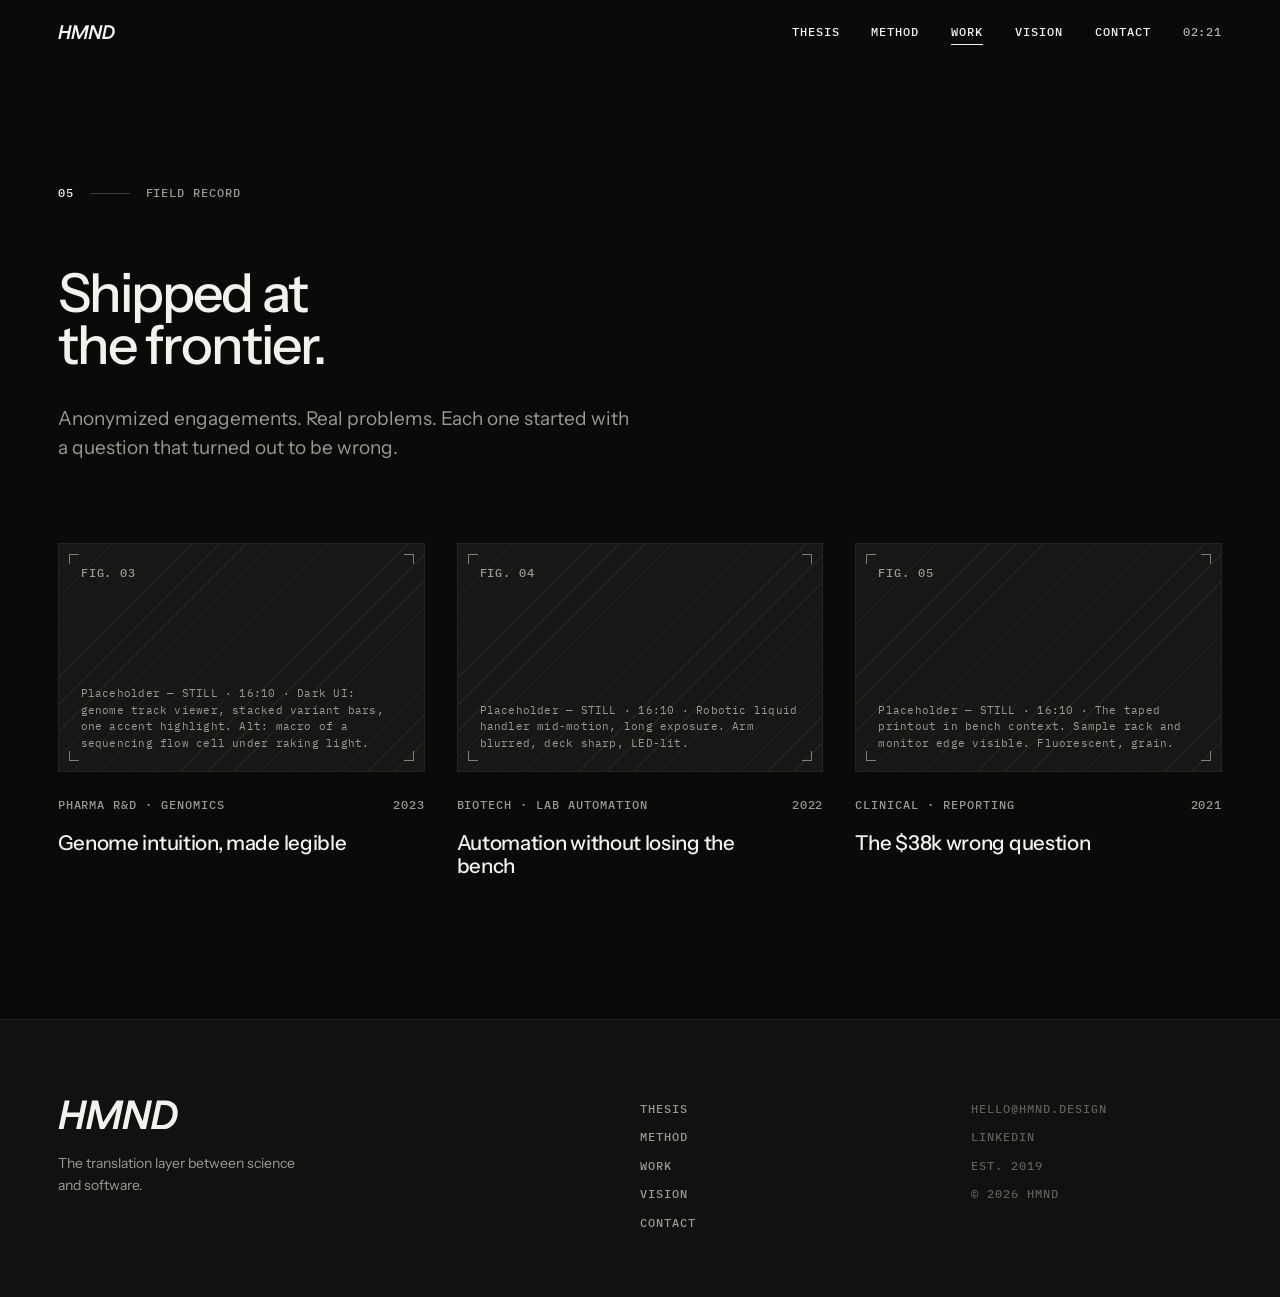
<file: works/index.html>
<!DOCTYPE html>
<html lang="en" class="no-js">
<head>
  <meta charset="UTF-8" />
  <meta name="viewport" content="width=device-width, initial-scale=1" />
  <script>document.documentElement.className = "js";</script>
  <title>Work — HMND</title>
  <meta name="description" content="Field record: anonymized HMND engagements at the frontier of science and software." />
  <meta name="theme-color" content="#0a0a09" />
  <link rel="canonical" href="https://hmnd.design/works/" />
  <link rel="icon" href="data:image/svg+xml,%3Csvg xmlns='http://www.w3.org/2000/svg' viewBox='0 0 32 32'%3E%3Crect width='32' height='32' fill='%230a0a09'/%3E%3Crect x='6' y='6' width='20' height='20' fill='none' stroke='%23f2f2ee' stroke-width='1.5'/%3E%3Ccircle cx='16' cy='16' r='3' fill='%238dff6a'/%3E%3C/svg%3E" />
  <link rel="preconnect" href="https://fonts.googleapis.com" />
  <link rel="preconnect" href="https://fonts.gstatic.com" crossorigin />
  <link href="https://fonts.googleapis.com/css2?family=IBM+Plex+Mono:wght@400;500&family=Instrument+Sans:wght@400;500;600&display=swap" rel="stylesheet" />
  <link rel="stylesheet" href="../styles/tokens.css" />
  <link rel="stylesheet" href="../style.css" />
</head>
<body>
  <a class="skip-link" href="#main">Skip to content</a>

  <header class="site-header" id="site-header">
    <div class="site-header__bar">
      <div class="container site-header__inner">
        <a href="../index.html" class="logo" aria-label="HMND — home">
          <svg class="logo__mark" viewBox="0 0 187 46" width="187" height="46" aria-hidden="true" focusable="false">
            <path fill="currentColor" d="M35.8543 46H28.1103L32.2063 26.608H12.6223L8.52625 46H0.846253L10.4463 0.623997H18.1263L14.1583 19.376H33.7423L37.7103 0.623997H45.4543L35.8543 46ZM92.5453 46H84.9933L91.9693 12.976L71.4253 46H65.4733L57.9213 13.232L50.9453 46H43.5213L53.1213 0.623997H62.4013L70.3373 34.928L91.5213 0.623997H102.209L92.5453 46ZM136.931 46H129.123L115.171 11.824L107.939 46H100.259L109.859 0.623997H118.819L131.939 33.2L138.851 0.623997H146.595L136.931 46ZM153.772 38.896H162.476C170.092 38.896 178.796 32.496 178.796 19.504C178.796 12.016 173.996 7.6 166.252 7.6H160.428L153.772 38.896ZM162.348 46H144.684L154.22 0.623997H167.212C179.18 0.623997 186.604 8.048 186.604 19.184C186.604 36.72 174.572 46 162.348 46Z"/>
          </svg>
        </a>
        <nav class="nav" aria-label="Primary">
          <a href="../index.html#thesis">Thesis</a>
          <a href="../index.html#method">Method</a>
          <a href="index.html" aria-current="page">Work</a>
          <a href="../index.html#vision">Vision</a>
          <a href="../index.html#contact">Contact</a>
        </nav>
        <div class="site-header__readout mono" aria-hidden="true"><span id="local-time-header">--:--</span></div>
        <button class="nav-toggle" id="nav-toggle" type="button" aria-expanded="false" aria-controls="mobile-nav" aria-label="Open menu"><span></span><span></span></button>
      </div>
    </div>
    <nav class="mobile-nav" id="mobile-nav" hidden aria-label="Primary mobile">
      <div class="container mobile-nav__inner">
        <a href="../index.html#thesis"><span class="mono">01</span>Thesis</a>
        <a href="../index.html#method"><span class="mono">02</span>Method</a>
        <a href="index.html"><span class="mono">03</span>Work</a>
        <a href="../index.html#vision"><span class="mono">04</span>Vision</a>
        <a href="../index.html#contact"><span class="mono">05</span>Contact</a>
        <p class="mobile-nav__foot mono">hello@hmnd.design · GMT+3</p>
      </div>
    </nav>
  </header>

  <main id="main">
    <header class="page-head">
      <div class="container">
        <p class="marker reveal"><span class="marker__num">05</span><span class="marker__rule"></span>Field record</p>
        <h1 class="display reveal">
          <span class="line"><span class="line__inner">Shipped at</span></span>
          <span class="line"><span class="line__inner">the frontier.</span></span>
        </h1>
        <p class="page-head__intro reveal">Anonymized engagements. Real problems. Each one started with a question that turned out to be wrong.</p>
      </div>
    </header>

    <section class="works" aria-label="Case studies">
      <div class="container">
        <div class="tiles">
          <a class="tile reveal" href="genome-browser.html">
            <figure class="media media--placeholder tile__media" data-fig="Fig. 03"
                    data-ad="STILL · 16:10 · Dark UI: genome track viewer, stacked variant bars, one accent highlight. Alt: macro of a sequencing flow cell under raking light.">
              <figcaption class="media__caption mono">Fig. 03</figcaption>
            </figure>
            <p class="tile__meta mono"><span>Pharma R&amp;D · Genomics</span><span>2023</span></p>
            <h2 class="tile__title">Genome intuition, made legible</h2>
          </a>

          <a class="tile reveal" href="synthesis-automation.html">
            <figure class="media media--placeholder tile__media" data-fig="Fig. 04"
                    data-ad="STILL · 16:10 · Robotic liquid handler mid-motion, long exposure. Arm blurred, deck sharp, LED-lit.">
              <figcaption class="media__caption mono">Fig. 04</figcaption>
            </figure>
            <p class="tile__meta mono"><span>Biotech · Lab automation</span><span>2022</span></p>
            <h2 class="tile__title">Automation without losing the bench</h2>
          </a>

          <a class="tile reveal" href="clinical-reporting.html">
            <figure class="media media--placeholder tile__media" data-fig="Fig. 05"
                    data-ad="STILL · 16:10 · The taped printout in bench context. Sample rack and monitor edge visible. Fluorescent, grain.">
              <figcaption class="media__caption mono">Fig. 05</figcaption>
            </figure>
            <p class="tile__meta mono"><span>Clinical · Reporting</span><span>2021</span></p>
            <h2 class="tile__title">The $38k wrong question</h2>
          </a>
        </div>
      </div>
    </section>
  </main>

  <footer class="site-footer">
    <div class="container site-footer__grid">
      <div class="site-footer__brand">
        <svg class="site-footer__mark" viewBox="0 0 187 46" aria-hidden="true" focusable="false">
          <path fill="currentColor" d="M35.8543 46H28.1103L32.2063 26.608H12.6223L8.52625 46H0.846253L10.4463 0.623997H18.1263L14.1583 19.376H33.7423L37.7103 0.623997H45.4543L35.8543 46ZM92.5453 46H84.9933L91.9693 12.976L71.4253 46H65.4733L57.9213 13.232L50.9453 46H43.5213L53.1213 0.623997H62.4013L70.3373 34.928L91.5213 0.623997H102.209L92.5453 46ZM136.931 46H129.123L115.171 11.824L107.939 46H100.259L109.859 0.623997H118.819L131.939 33.2L138.851 0.623997H146.595L136.931 46ZM153.772 38.896H162.476C170.092 38.896 178.796 32.496 178.796 19.504C178.796 12.016 173.996 7.6 166.252 7.6H160.428L153.772 38.896ZM162.348 46H144.684L154.22 0.623997H167.212C179.18 0.623997 186.604 8.048 186.604 19.184C186.604 36.72 174.572 46 162.348 46Z"/>
        </svg>
        <p class="site-footer__tag">The translation layer between science and software.</p>
      </div>
      <nav class="site-footer__nav mono" aria-label="Footer">
        <a href="../index.html#thesis">Thesis</a>
        <a href="../index.html#method">Method</a>
        <a href="index.html">Work</a>
        <a href="https://vision.hmnd.design" rel="noopener noreferrer" target="_blank">Vision</a>
        <a href="../index.html#contact">Contact</a>
      </nav>
      <div class="site-footer__readout mono">
        <span>hello@hmnd.design</span>
        <a href="#" rel="noopener noreferrer">LinkedIn</a>
        <span>Est. 2019</span>
        <span>© <span id="copyright-year">2026</span> HMND</span>
      </div>
    </div>
  </footer>

  <script src="../main.js" defer></script>
</body>
</html>
</file>
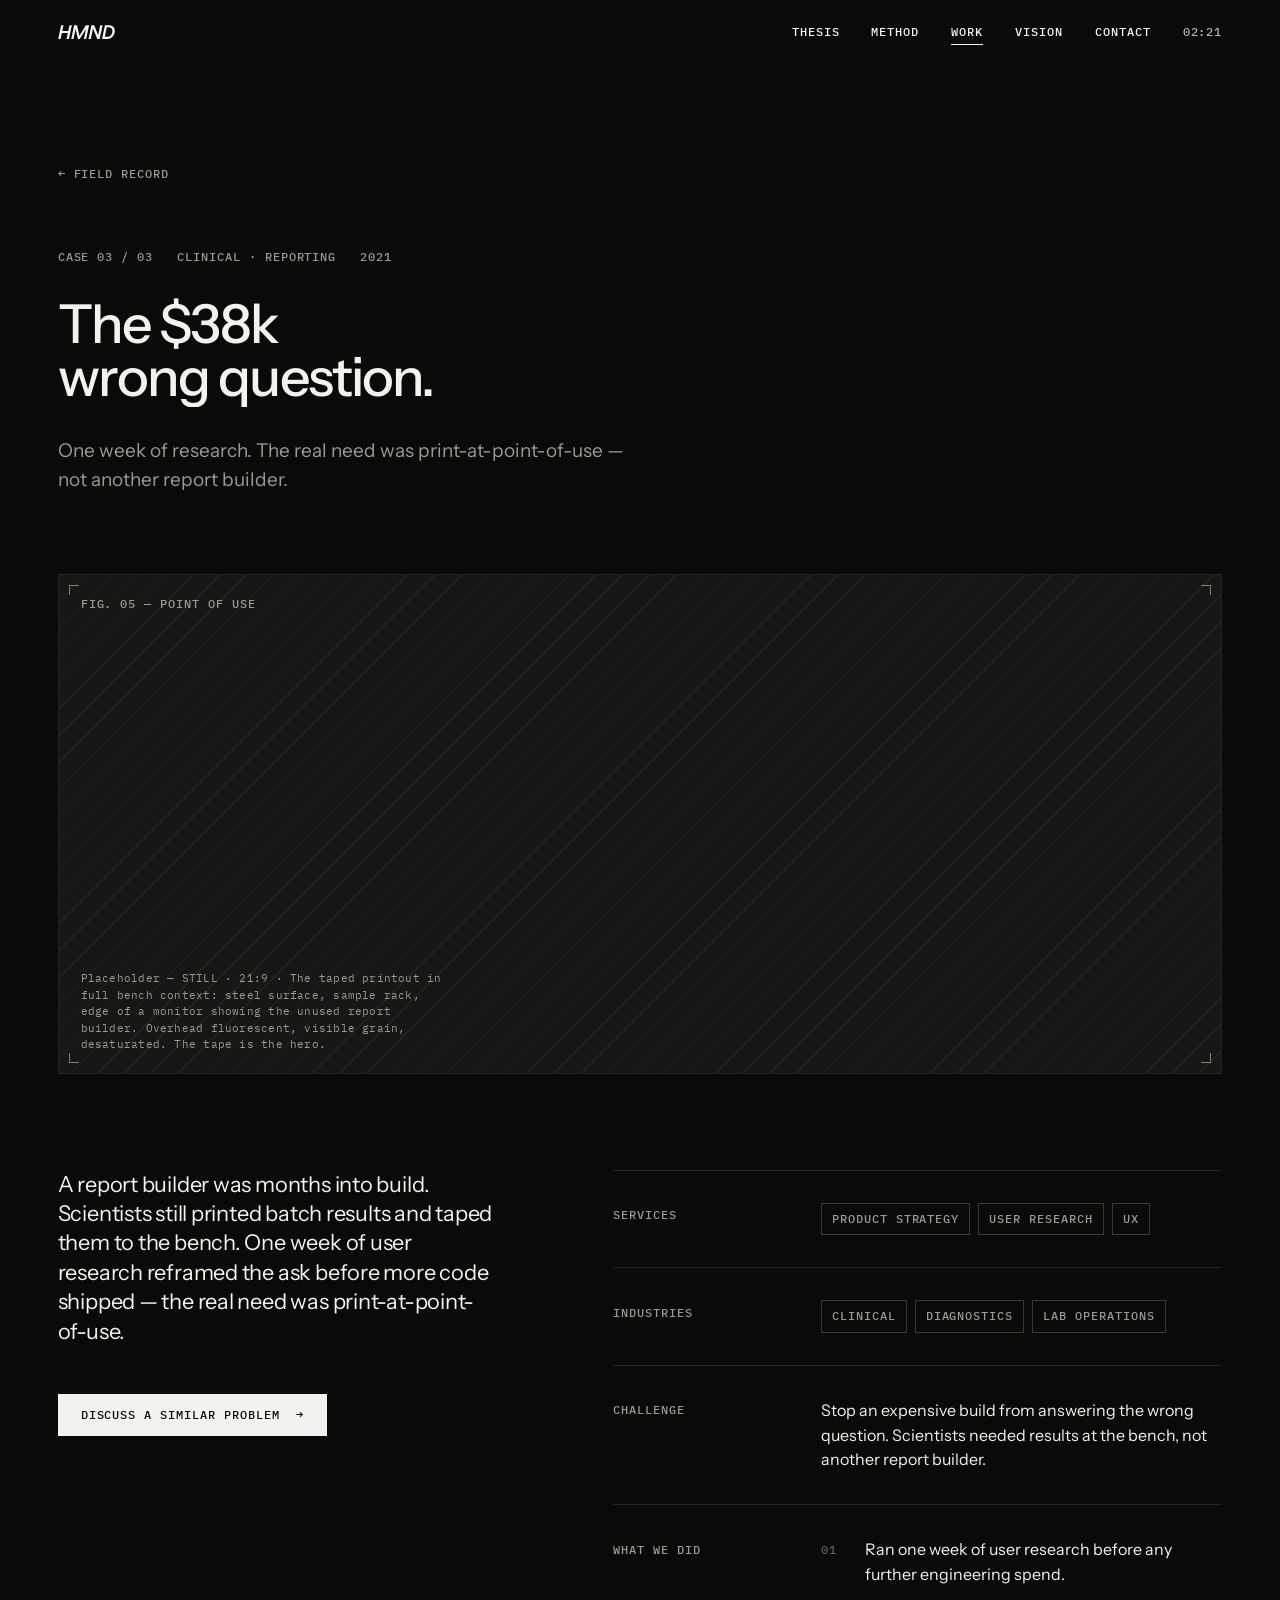
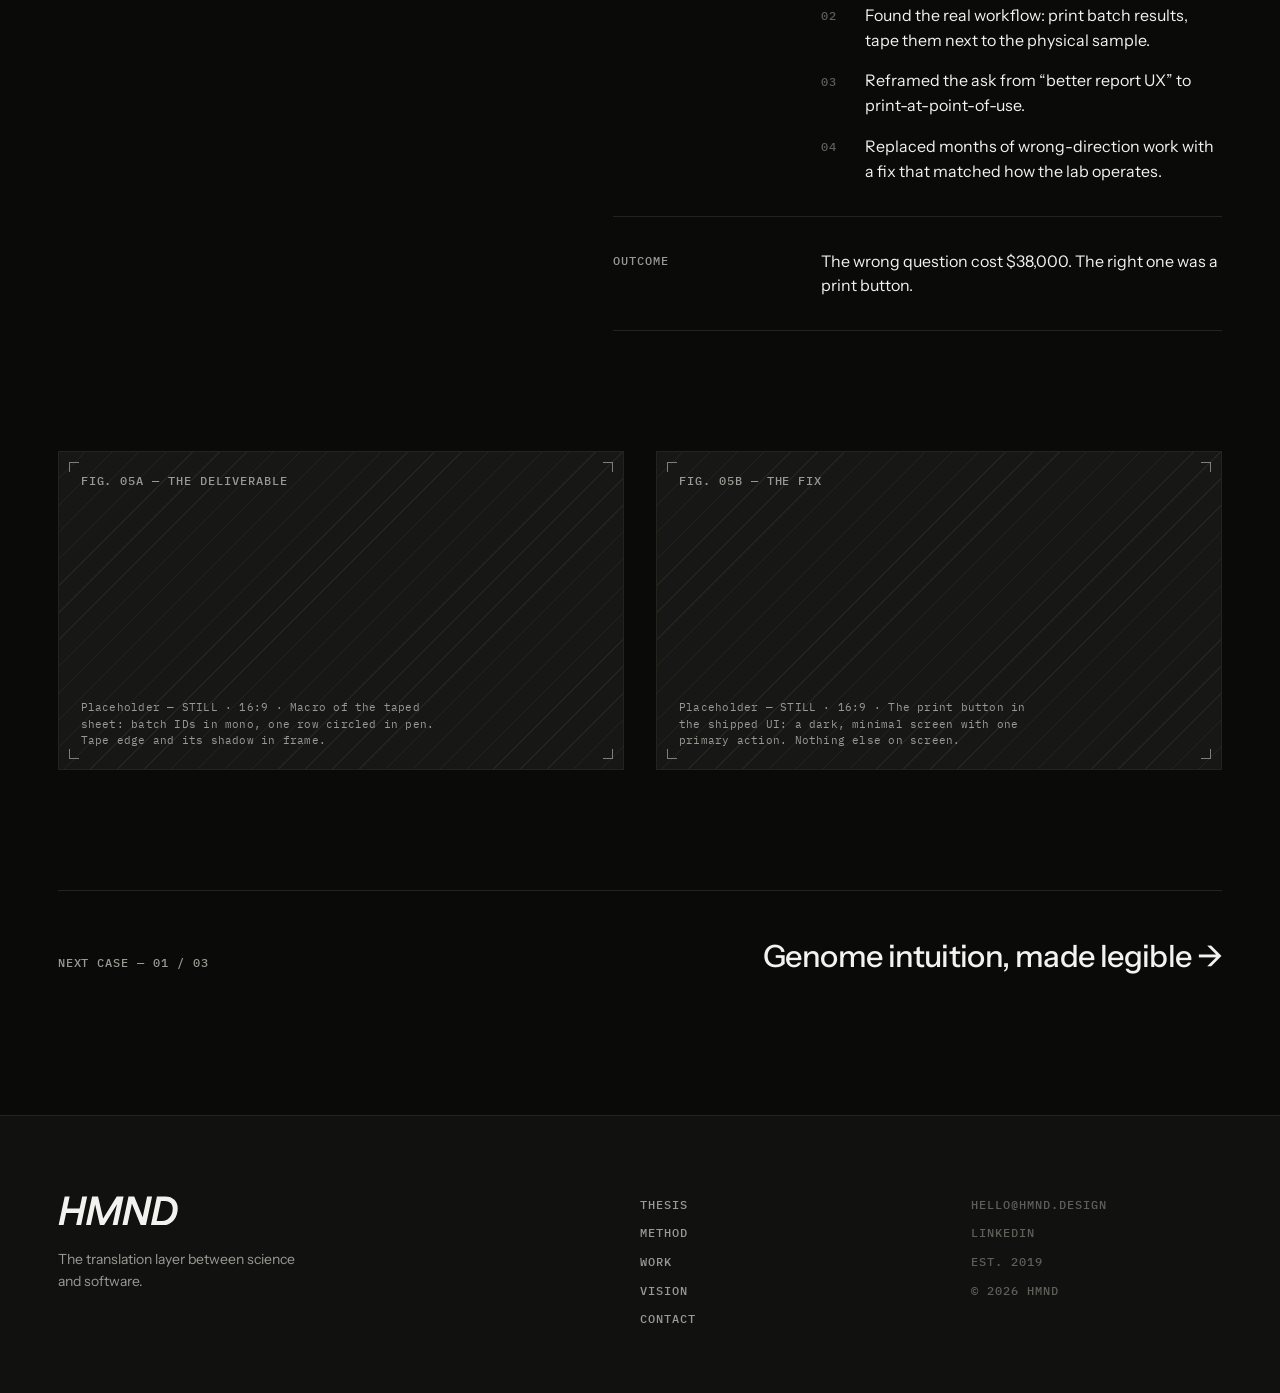
<file: works/clinical-reporting.html>
<!DOCTYPE html>
<html lang="en" class="no-js">
<head>
  <meta charset="UTF-8" />
  <meta name="viewport" content="width=device-width, initial-scale=1" />
  <script>document.documentElement.className = "js";</script>
  <title>The $38k wrong question — HMND</title>
  <meta name="description" content="How one week of user research reframed a clinical report builder. The real need was print-at-point-of-use." />
  <meta name="theme-color" content="#0a0a09" />
  <link rel="canonical" href="https://hmnd.design/works/clinical-reporting.html" />
  <link rel="icon" href="data:image/svg+xml,%3Csvg xmlns='http://www.w3.org/2000/svg' viewBox='0 0 32 32'%3E%3Crect width='32' height='32' fill='%230a0a09'/%3E%3Crect x='6' y='6' width='20' height='20' fill='none' stroke='%23f2f2ee' stroke-width='1.5'/%3E%3Ccircle cx='16' cy='16' r='3' fill='%238dff6a'/%3E%3C/svg%3E" />
  <link rel="preconnect" href="https://fonts.googleapis.com" />
  <link rel="preconnect" href="https://fonts.gstatic.com" crossorigin />
  <link href="https://fonts.googleapis.com/css2?family=IBM+Plex+Mono:wght@400;500&family=Instrument+Sans:wght@400;500;600&display=swap" rel="stylesheet" />
  <link rel="stylesheet" href="../styles/tokens.css" />
  <link rel="stylesheet" href="../style.css" />
</head>
<body>
  <a class="skip-link" href="#main">Skip to content</a>

  <header class="site-header" id="site-header">
    <div class="site-header__bar">
      <div class="container site-header__inner">
        <a href="../index.html" class="logo" aria-label="HMND — home">
          <svg class="logo__mark" viewBox="0 0 187 46" width="187" height="46" aria-hidden="true" focusable="false">
            <path fill="currentColor" d="M35.8543 46H28.1103L32.2063 26.608H12.6223L8.52625 46H0.846253L10.4463 0.623997H18.1263L14.1583 19.376H33.7423L37.7103 0.623997H45.4543L35.8543 46ZM92.5453 46H84.9933L91.9693 12.976L71.4253 46H65.4733L57.9213 13.232L50.9453 46H43.5213L53.1213 0.623997H62.4013L70.3373 34.928L91.5213 0.623997H102.209L92.5453 46ZM136.931 46H129.123L115.171 11.824L107.939 46H100.259L109.859 0.623997H118.819L131.939 33.2L138.851 0.623997H146.595L136.931 46ZM153.772 38.896H162.476C170.092 38.896 178.796 32.496 178.796 19.504C178.796 12.016 173.996 7.6 166.252 7.6H160.428L153.772 38.896ZM162.348 46H144.684L154.22 0.623997H167.212C179.18 0.623997 186.604 8.048 186.604 19.184C186.604 36.72 174.572 46 162.348 46Z"/>
          </svg>
        </a>
        <nav class="nav" aria-label="Primary">
          <a href="../index.html#thesis">Thesis</a>
          <a href="../index.html#method">Method</a>
          <a href="index.html" aria-current="page">Work</a>
          <a href="../index.html#vision">Vision</a>
          <a href="../index.html#contact">Contact</a>
        </nav>
        <div class="site-header__readout mono" aria-hidden="true"><span id="local-time-header">--:--</span></div>
        <button class="nav-toggle" id="nav-toggle" type="button" aria-expanded="false" aria-controls="mobile-nav" aria-label="Open menu"><span></span><span></span></button>
      </div>
    </div>
    <nav class="mobile-nav" id="mobile-nav" hidden aria-label="Primary mobile">
      <div class="container mobile-nav__inner">
        <a href="../index.html#thesis"><span class="mono">01</span>Thesis</a>
        <a href="../index.html#method"><span class="mono">02</span>Method</a>
        <a href="index.html"><span class="mono">03</span>Work</a>
        <a href="../index.html#vision"><span class="mono">04</span>Vision</a>
        <a href="../index.html#contact"><span class="mono">05</span>Contact</a>
        <p class="mobile-nav__foot mono">hello@hmnd.design · GMT+3</p>
      </div>
    </nav>
  </header>

  <main id="main" class="study">
    <div class="container">
      <a class="back mono reveal" href="index.html">← Field record</a>

      <header class="study__head">
        <p class="study__meta mono reveal"><span>Case 03 / 03</span><span>Clinical · Reporting</span><span>2021</span></p>
        <h1 class="display reveal">
          <span class="line"><span class="line__inner">The $38k</span></span>
          <span class="line"><span class="line__inner">wrong question.</span></span>
        </h1>
        <p class="study__sub reveal">One week of research. The real need was print-at-point-of-use — not another report builder.</p>
      </header>

      <figure class="media media--placeholder study__hero reveal" data-fig="Fig. 05"
              data-ad="STILL · 21:9 · The taped printout in full bench context: steel surface, sample rack, edge of a monitor showing the unused report builder. Overhead fluorescent, visible grain, desaturated. The tape is the hero.">
        <figcaption class="media__caption mono">Fig. 05 — Point of use</figcaption>
      </figure>

      <div class="study__grid">
        <div class="study__intro reveal">
          <p class="lead study__summary">
            A report builder was months into build. Scientists still printed batch results and taped them to the bench. One week of user research reframed the ask before more code shipped — the real need was print-at-point-of-use.
          </p>
          <a class="btn btn--primary" href="../index.html?topic=Clinical%20%C2%B7%20Reporting%3A%20The%20%2438k%20wrong%20question#contact">Discuss a similar problem</a>
        </div>

        <dl class="spec reveal">
          <div class="spec__row">
            <dt class="mono">Services</dt>
            <dd><ul class="spec__tags mono"><li>Product strategy</li><li>User research</li><li>UX</li></ul></dd>
          </div>
          <div class="spec__row">
            <dt class="mono">Industries</dt>
            <dd><ul class="spec__tags mono"><li>Clinical</li><li>Diagnostics</li><li>Lab operations</li></ul></dd>
          </div>
          <div class="spec__row">
            <dt class="mono">Challenge</dt>
            <dd>Stop an expensive build from answering the wrong question. Scientists needed results at the bench, not another report builder.</dd>
          </div>
          <div class="spec__row">
            <dt class="mono">What we did</dt>
            <dd>
              <ol class="spec__list">
                <li><span class="mono">01</span><span>Ran one week of user research before any further engineering spend.</span></li>
                <li><span class="mono">02</span><span>Found the real workflow: print batch results, tape them next to the physical sample.</span></li>
                <li><span class="mono">03</span><span>Reframed the ask from “better report UX” to print-at-point-of-use.</span></li>
                <li><span class="mono">04</span><span>Replaced months of wrong-direction work with a fix that matched how the lab operates.</span></li>
              </ol>
            </dd>
          </div>
          <div class="spec__row">
            <dt class="mono">Outcome</dt>
            <dd>The wrong question cost $38,000. The right one was a print button.</dd>
          </div>
        </dl>
      </div>

      <div class="study__gallery">
        <figure class="media media--placeholder reveal" data-fig="Fig. 05a"
                data-ad="STILL · 16:9 · Macro of the taped sheet: batch IDs in mono, one row circled in pen. Tape edge and its shadow in frame.">
          <figcaption class="media__caption mono">Fig. 05a — The deliverable</figcaption>
        </figure>
        <figure class="media media--placeholder reveal" data-fig="Fig. 05b"
                data-ad="STILL · 16:9 · The print button in the shipped UI: a dark, minimal screen with one primary action. Nothing else on screen.">
          <figcaption class="media__caption mono">Fig. 05b — The fix</figcaption>
        </figure>
      </div>

      <div class="study__next reveal">
        <p class="study__next-label mono">Next case — 01 / 03</p>
        <a class="study__next-link" href="genome-browser.html">Genome intuition, made legible →</a>
      </div>
    </div>
  </main>

  <footer class="site-footer">
    <div class="container site-footer__grid">
      <div class="site-footer__brand">
        <svg class="site-footer__mark" viewBox="0 0 187 46" aria-hidden="true" focusable="false">
          <path fill="currentColor" d="M35.8543 46H28.1103L32.2063 26.608H12.6223L8.52625 46H0.846253L10.4463 0.623997H18.1263L14.1583 19.376H33.7423L37.7103 0.623997H45.4543L35.8543 46ZM92.5453 46H84.9933L91.9693 12.976L71.4253 46H65.4733L57.9213 13.232L50.9453 46H43.5213L53.1213 0.623997H62.4013L70.3373 34.928L91.5213 0.623997H102.209L92.5453 46ZM136.931 46H129.123L115.171 11.824L107.939 46H100.259L109.859 0.623997H118.819L131.939 33.2L138.851 0.623997H146.595L136.931 46ZM153.772 38.896H162.476C170.092 38.896 178.796 32.496 178.796 19.504C178.796 12.016 173.996 7.6 166.252 7.6H160.428L153.772 38.896ZM162.348 46H144.684L154.22 0.623997H167.212C179.18 0.623997 186.604 8.048 186.604 19.184C186.604 36.72 174.572 46 162.348 46Z"/>
        </svg>
        <p class="site-footer__tag">The translation layer between science and software.</p>
      </div>
      <nav class="site-footer__nav mono" aria-label="Footer">
        <a href="../index.html#thesis">Thesis</a>
        <a href="../index.html#method">Method</a>
        <a href="index.html">Work</a>
        <a href="https://vision.hmnd.design" rel="noopener noreferrer" target="_blank">Vision</a>
        <a href="../index.html#contact">Contact</a>
      </nav>
      <div class="site-footer__readout mono">
        <span>hello@hmnd.design</span>
        <a href="#" rel="noopener noreferrer">LinkedIn</a>
        <span>Est. 2019</span>
        <span>© <span id="copyright-year">2026</span> HMND</span>
      </div>
    </div>
  </footer>

  <script src="../main.js" defer></script>
</body>
</html>
</file>
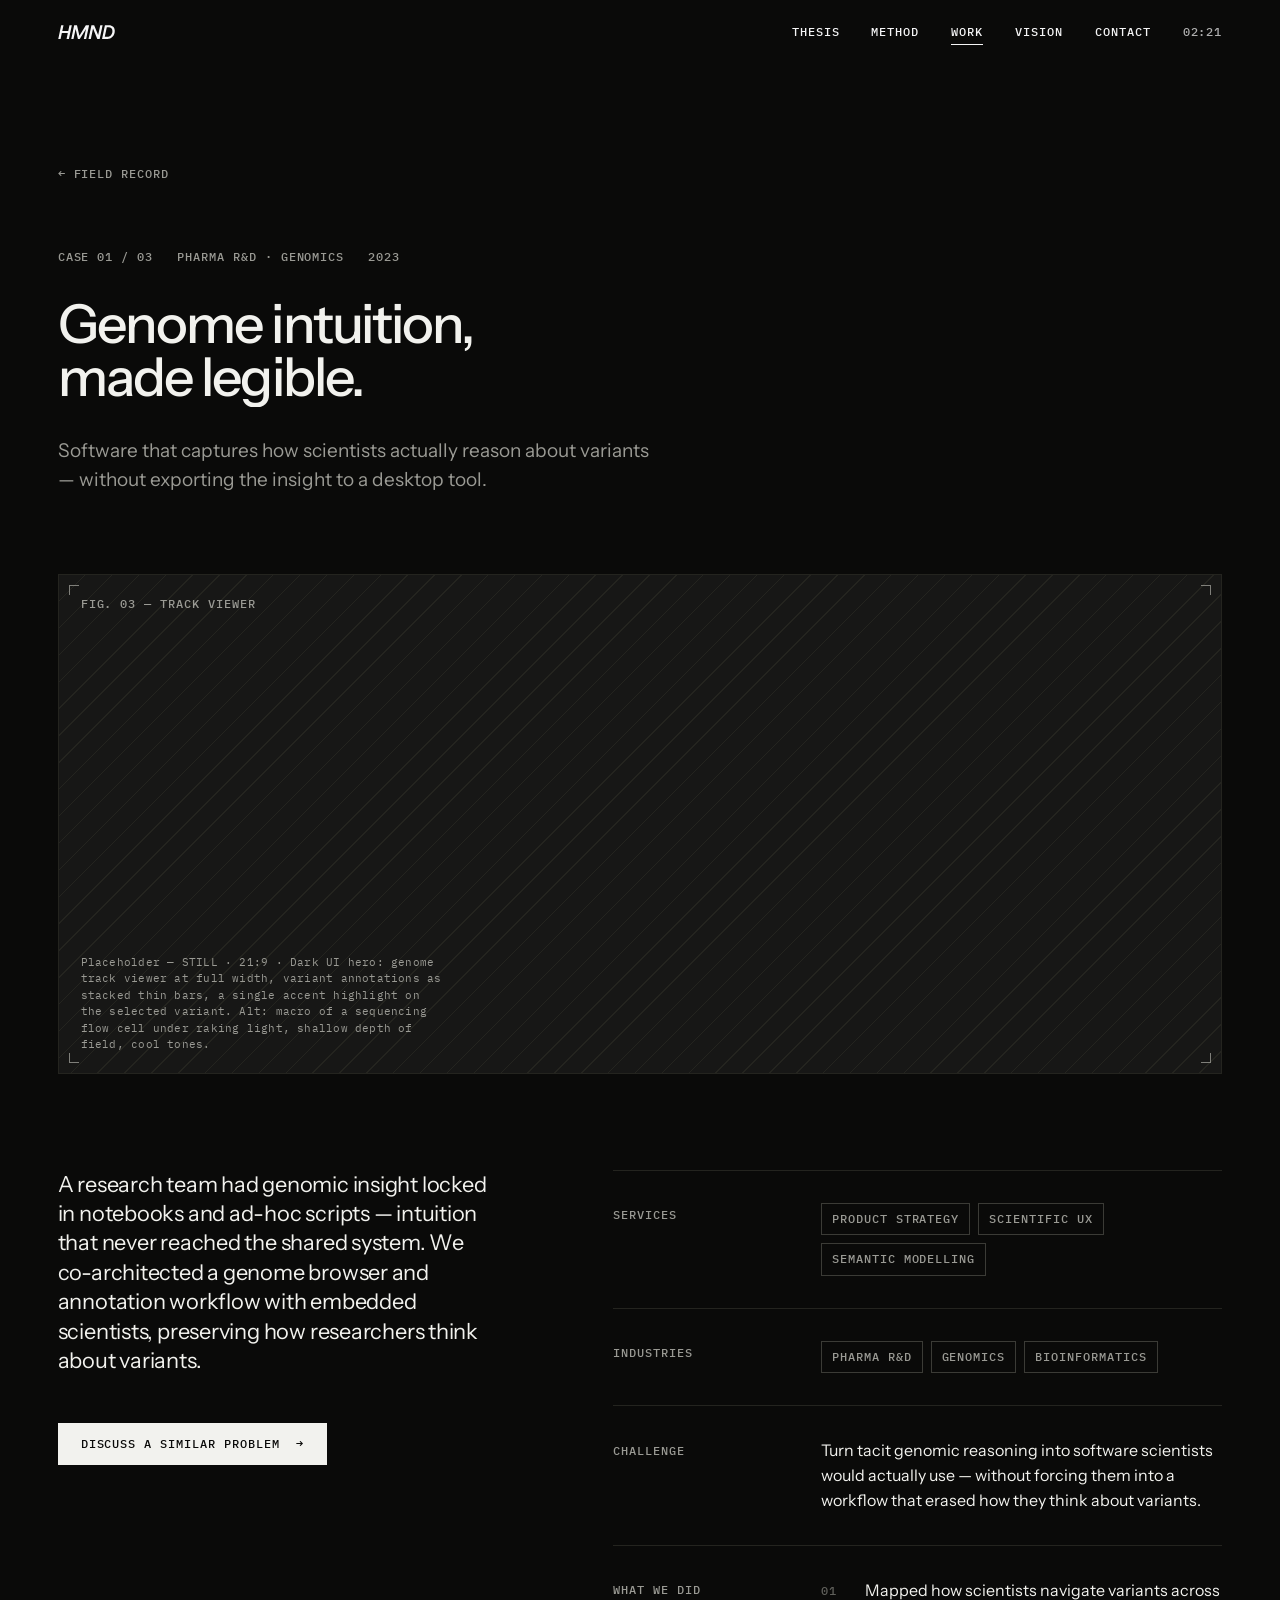
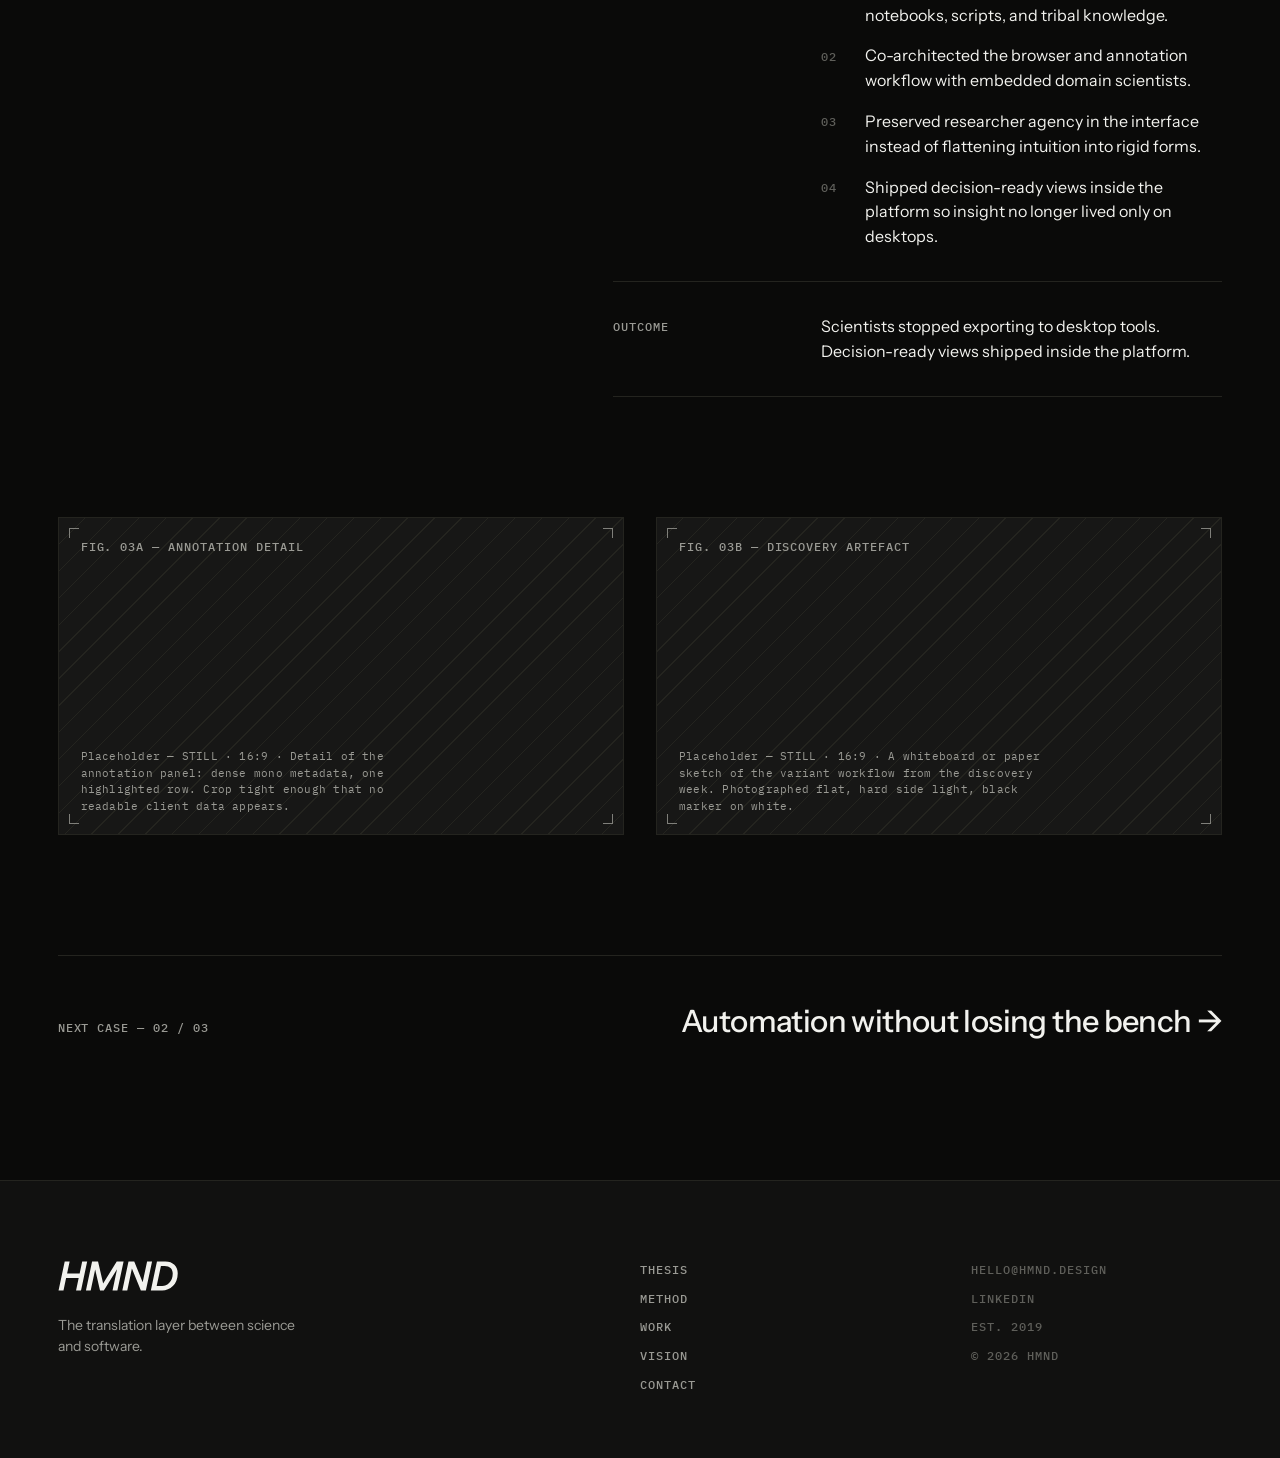
<file: works/genome-browser.html>
<!DOCTYPE html>
<html lang="en" class="no-js">
<head>
  <meta charset="UTF-8" />
  <meta name="viewport" content="width=device-width, initial-scale=1" />
  <script>document.documentElement.className = "js";</script>
  <title>Genome intuition, made legible — HMND</title>
  <meta name="description" content="How HMND co-architected a genome browser with embedded scientists so genomic reasoning stayed inside the platform." />
  <meta name="theme-color" content="#0a0a09" />
  <link rel="canonical" href="https://hmnd.design/works/genome-browser.html" />
  <link rel="icon" href="data:image/svg+xml,%3Csvg xmlns='http://www.w3.org/2000/svg' viewBox='0 0 32 32'%3E%3Crect width='32' height='32' fill='%230a0a09'/%3E%3Crect x='6' y='6' width='20' height='20' fill='none' stroke='%23f2f2ee' stroke-width='1.5'/%3E%3Ccircle cx='16' cy='16' r='3' fill='%238dff6a'/%3E%3C/svg%3E" />
  <link rel="preconnect" href="https://fonts.googleapis.com" />
  <link rel="preconnect" href="https://fonts.gstatic.com" crossorigin />
  <link href="https://fonts.googleapis.com/css2?family=IBM+Plex+Mono:wght@400;500&family=Instrument+Sans:wght@400;500;600&display=swap" rel="stylesheet" />
  <link rel="stylesheet" href="../styles/tokens.css" />
  <link rel="stylesheet" href="../style.css" />
</head>
<body>
  <a class="skip-link" href="#main">Skip to content</a>

  <header class="site-header" id="site-header">
    <div class="site-header__bar">
      <div class="container site-header__inner">
        <a href="../index.html" class="logo" aria-label="HMND — home">
          <svg class="logo__mark" viewBox="0 0 187 46" width="187" height="46" aria-hidden="true" focusable="false">
            <path fill="currentColor" d="M35.8543 46H28.1103L32.2063 26.608H12.6223L8.52625 46H0.846253L10.4463 0.623997H18.1263L14.1583 19.376H33.7423L37.7103 0.623997H45.4543L35.8543 46ZM92.5453 46H84.9933L91.9693 12.976L71.4253 46H65.4733L57.9213 13.232L50.9453 46H43.5213L53.1213 0.623997H62.4013L70.3373 34.928L91.5213 0.623997H102.209L92.5453 46ZM136.931 46H129.123L115.171 11.824L107.939 46H100.259L109.859 0.623997H118.819L131.939 33.2L138.851 0.623997H146.595L136.931 46ZM153.772 38.896H162.476C170.092 38.896 178.796 32.496 178.796 19.504C178.796 12.016 173.996 7.6 166.252 7.6H160.428L153.772 38.896ZM162.348 46H144.684L154.22 0.623997H167.212C179.18 0.623997 186.604 8.048 186.604 19.184C186.604 36.72 174.572 46 162.348 46Z"/>
          </svg>
        </a>
        <nav class="nav" aria-label="Primary">
          <a href="../index.html#thesis">Thesis</a>
          <a href="../index.html#method">Method</a>
          <a href="index.html" aria-current="page">Work</a>
          <a href="../index.html#vision">Vision</a>
          <a href="../index.html#contact">Contact</a>
        </nav>
        <div class="site-header__readout mono" aria-hidden="true"><span id="local-time-header">--:--</span></div>
        <button class="nav-toggle" id="nav-toggle" type="button" aria-expanded="false" aria-controls="mobile-nav" aria-label="Open menu"><span></span><span></span></button>
      </div>
    </div>
    <nav class="mobile-nav" id="mobile-nav" hidden aria-label="Primary mobile">
      <div class="container mobile-nav__inner">
        <a href="../index.html#thesis"><span class="mono">01</span>Thesis</a>
        <a href="../index.html#method"><span class="mono">02</span>Method</a>
        <a href="index.html"><span class="mono">03</span>Work</a>
        <a href="../index.html#vision"><span class="mono">04</span>Vision</a>
        <a href="../index.html#contact"><span class="mono">05</span>Contact</a>
        <p class="mobile-nav__foot mono">hello@hmnd.design · GMT+3</p>
      </div>
    </nav>
  </header>

  <main id="main" class="study">
    <div class="container">
      <a class="back mono reveal" href="index.html">← Field record</a>

      <header class="study__head">
        <p class="study__meta mono reveal"><span>Case 01 / 03</span><span>Pharma R&amp;D · Genomics</span><span>2023</span></p>
        <h1 class="display reveal">
          <span class="line"><span class="line__inner">Genome intuition,</span></span>
          <span class="line"><span class="line__inner">made legible.</span></span>
        </h1>
        <p class="study__sub reveal">Software that captures how scientists actually reason about variants — without exporting the insight to a desktop tool.</p>
      </header>

      <figure class="media media--placeholder study__hero reveal" data-fig="Fig. 03"
              data-ad="STILL · 21:9 · Dark UI hero: genome track viewer at full width, variant annotations as stacked thin bars, a single accent highlight on the selected variant. Alt: macro of a sequencing flow cell under raking light, shallow depth of field, cool tones.">
        <figcaption class="media__caption mono">Fig. 03 — Track viewer</figcaption>
      </figure>

      <div class="study__grid">
        <div class="study__intro reveal">
          <p class="lead study__summary">
            A research team had genomic insight locked in notebooks and ad-hoc scripts — intuition that never reached the shared system. We co-architected a genome browser and annotation workflow with embedded scientists, preserving how researchers think about variants.
          </p>
          <a class="btn btn--primary" href="../index.html?topic=Pharma%20R%26D%20%C2%B7%20Genomics%3A%20Genome%20intuition%2C%20made%20legible#contact">Discuss a similar problem</a>
        </div>

        <dl class="spec reveal">
          <div class="spec__row">
            <dt class="mono">Services</dt>
            <dd><ul class="spec__tags mono"><li>Product strategy</li><li>Scientific UX</li><li>Semantic modelling</li></ul></dd>
          </div>
          <div class="spec__row">
            <dt class="mono">Industries</dt>
            <dd><ul class="spec__tags mono"><li>Pharma R&amp;D</li><li>Genomics</li><li>Bioinformatics</li></ul></dd>
          </div>
          <div class="spec__row">
            <dt class="mono">Challenge</dt>
            <dd>Turn tacit genomic reasoning into software scientists would actually use — without forcing them into a workflow that erased how they think about variants.</dd>
          </div>
          <div class="spec__row">
            <dt class="mono">What we did</dt>
            <dd>
              <ol class="spec__list">
                <li><span class="mono">01</span><span>Mapped how scientists navigate variants across notebooks, scripts, and tribal knowledge.</span></li>
                <li><span class="mono">02</span><span>Co-architected the browser and annotation workflow with embedded domain scientists.</span></li>
                <li><span class="mono">03</span><span>Preserved researcher agency in the interface instead of flattening intuition into rigid forms.</span></li>
                <li><span class="mono">04</span><span>Shipped decision-ready views inside the platform so insight no longer lived only on desktops.</span></li>
              </ol>
            </dd>
          </div>
          <div class="spec__row">
            <dt class="mono">Outcome</dt>
            <dd>Scientists stopped exporting to desktop tools. Decision-ready views shipped inside the platform.</dd>
          </div>
        </dl>
      </div>

      <div class="study__gallery">
        <figure class="media media--placeholder reveal" data-fig="Fig. 03a"
                data-ad="STILL · 16:9 · Detail of the annotation panel: dense mono metadata, one highlighted row. Crop tight enough that no readable client data appears.">
          <figcaption class="media__caption mono">Fig. 03a — Annotation detail</figcaption>
        </figure>
        <figure class="media media--placeholder reveal" data-fig="Fig. 03b"
                data-ad="STILL · 16:9 · A whiteboard or paper sketch of the variant workflow from the discovery week. Photographed flat, hard side light, black marker on white.">
          <figcaption class="media__caption mono">Fig. 03b — Discovery artefact</figcaption>
        </figure>
      </div>

      <div class="study__next reveal">
        <p class="study__next-label mono">Next case — 02 / 03</p>
        <a class="study__next-link" href="synthesis-automation.html">Automation without losing the bench →</a>
      </div>
    </div>
  </main>

  <footer class="site-footer">
    <div class="container site-footer__grid">
      <div class="site-footer__brand">
        <svg class="site-footer__mark" viewBox="0 0 187 46" aria-hidden="true" focusable="false">
          <path fill="currentColor" d="M35.8543 46H28.1103L32.2063 26.608H12.6223L8.52625 46H0.846253L10.4463 0.623997H18.1263L14.1583 19.376H33.7423L37.7103 0.623997H45.4543L35.8543 46ZM92.5453 46H84.9933L91.9693 12.976L71.4253 46H65.4733L57.9213 13.232L50.9453 46H43.5213L53.1213 0.623997H62.4013L70.3373 34.928L91.5213 0.623997H102.209L92.5453 46ZM136.931 46H129.123L115.171 11.824L107.939 46H100.259L109.859 0.623997H118.819L131.939 33.2L138.851 0.623997H146.595L136.931 46ZM153.772 38.896H162.476C170.092 38.896 178.796 32.496 178.796 19.504C178.796 12.016 173.996 7.6 166.252 7.6H160.428L153.772 38.896ZM162.348 46H144.684L154.22 0.623997H167.212C179.18 0.623997 186.604 8.048 186.604 19.184C186.604 36.72 174.572 46 162.348 46Z"/>
        </svg>
        <p class="site-footer__tag">The translation layer between science and software.</p>
      </div>
      <nav class="site-footer__nav mono" aria-label="Footer">
        <a href="../index.html#thesis">Thesis</a>
        <a href="../index.html#method">Method</a>
        <a href="index.html">Work</a>
        <a href="https://vision.hmnd.design" rel="noopener noreferrer" target="_blank">Vision</a>
        <a href="../index.html#contact">Contact</a>
      </nav>
      <div class="site-footer__readout mono">
        <span>hello@hmnd.design</span>
        <a href="#" rel="noopener noreferrer">LinkedIn</a>
        <span>Est. 2019</span>
        <span>© <span id="copyright-year">2026</span> HMND</span>
      </div>
    </div>
  </footer>

  <script src="../main.js" defer></script>
</body>
</html>
</file>
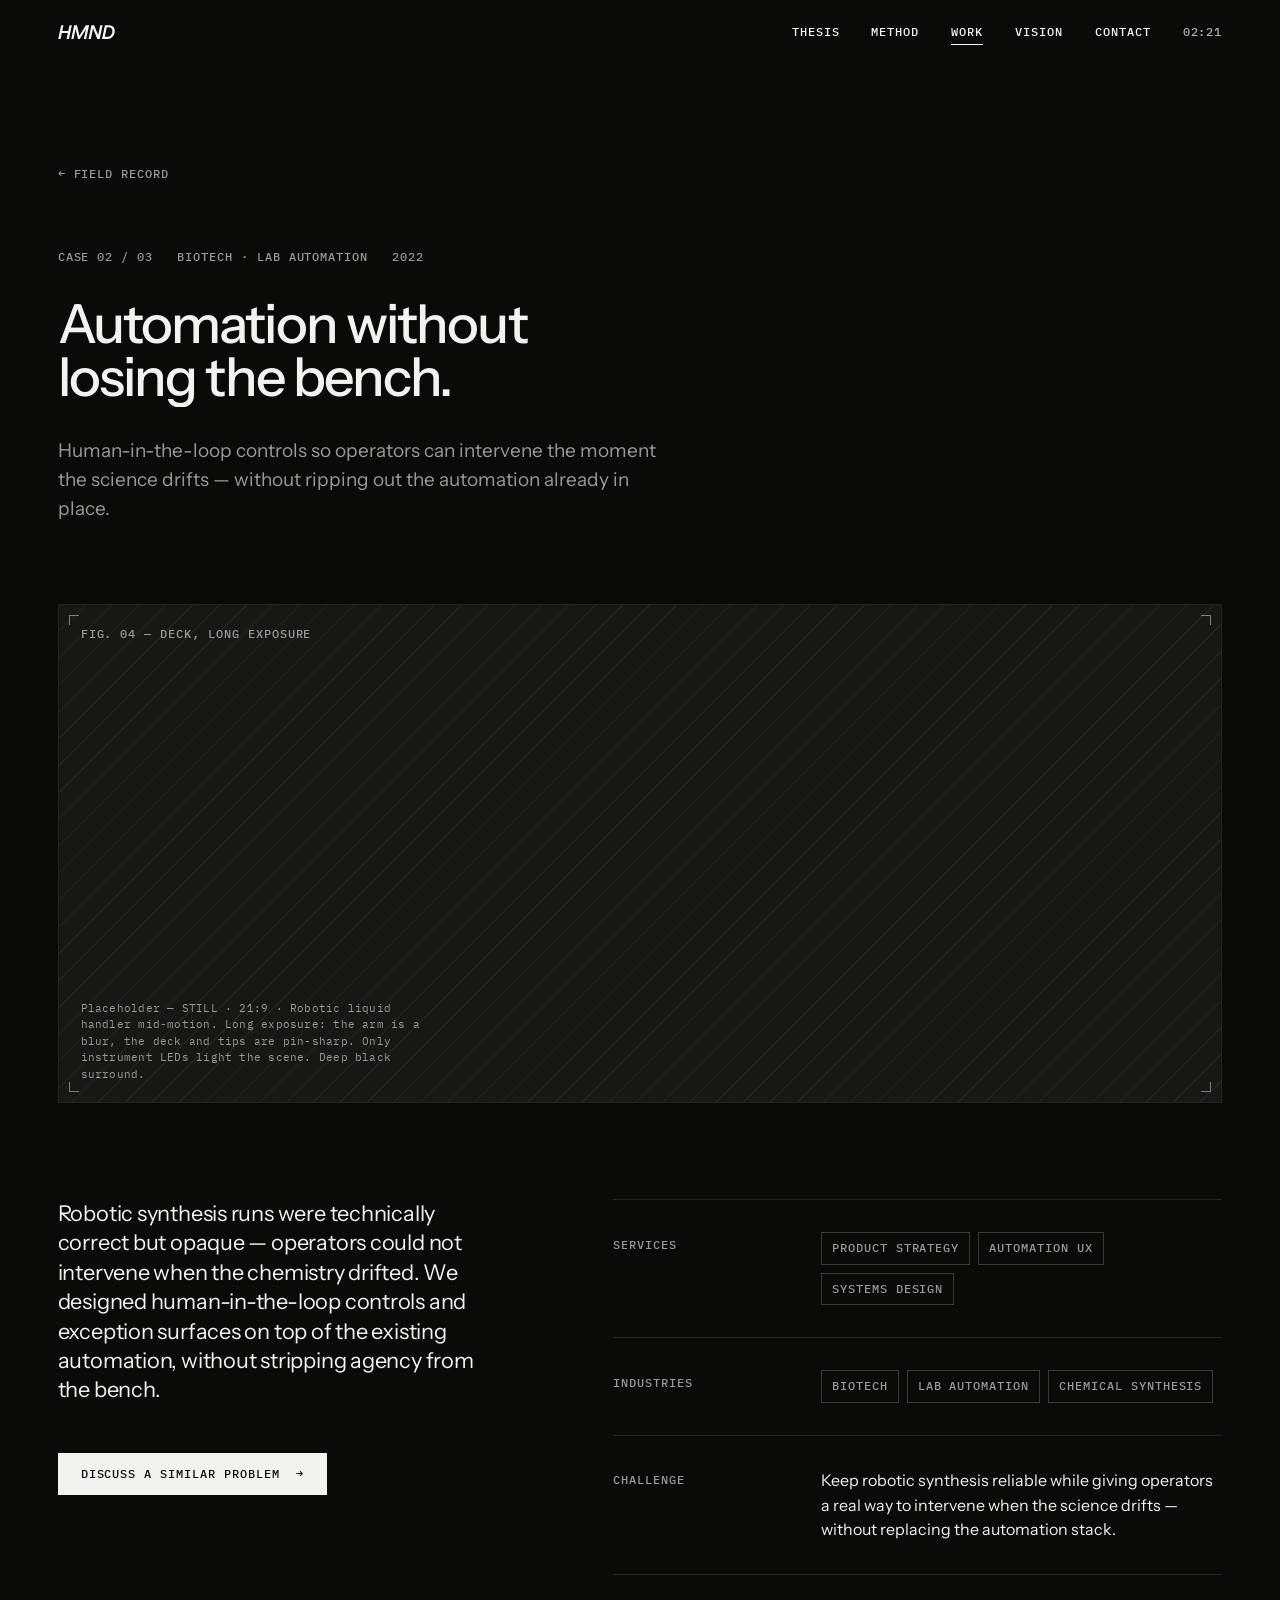
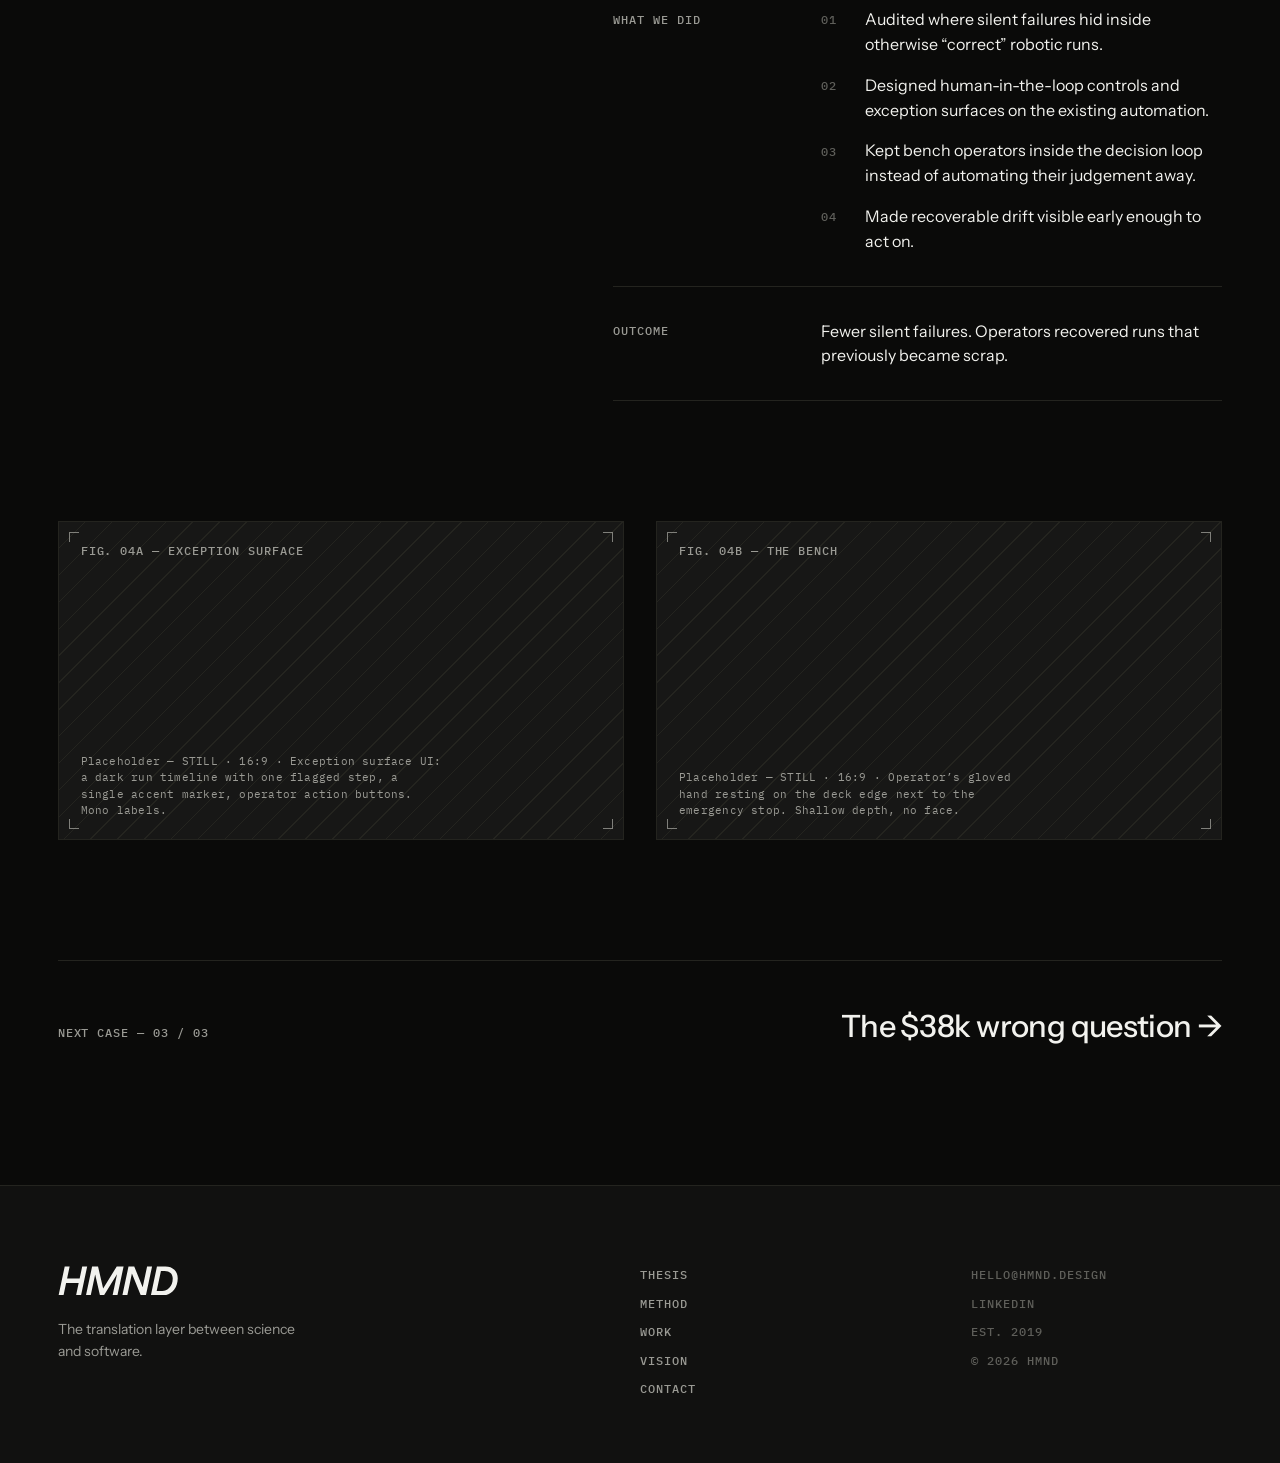
<file: works/synthesis-automation.html>
<!DOCTYPE html>
<html lang="en" class="no-js">
<head>
  <meta charset="UTF-8" />
  <meta name="viewport" content="width=device-width, initial-scale=1" />
  <script>document.documentElement.className = "js";</script>
  <title>Automation without losing the bench — HMND</title>
  <meta name="description" content="How HMND designed human-in-the-loop controls for robotic synthesis without stripping agency from the bench." />
  <meta name="theme-color" content="#0a0a09" />
  <link rel="canonical" href="https://hmnd.design/works/synthesis-automation.html" />
  <link rel="icon" href="data:image/svg+xml,%3Csvg xmlns='http://www.w3.org/2000/svg' viewBox='0 0 32 32'%3E%3Crect width='32' height='32' fill='%230a0a09'/%3E%3Crect x='6' y='6' width='20' height='20' fill='none' stroke='%23f2f2ee' stroke-width='1.5'/%3E%3Ccircle cx='16' cy='16' r='3' fill='%238dff6a'/%3E%3C/svg%3E" />
  <link rel="preconnect" href="https://fonts.googleapis.com" />
  <link rel="preconnect" href="https://fonts.gstatic.com" crossorigin />
  <link href="https://fonts.googleapis.com/css2?family=IBM+Plex+Mono:wght@400;500&family=Instrument+Sans:wght@400;500;600&display=swap" rel="stylesheet" />
  <link rel="stylesheet" href="../styles/tokens.css" />
  <link rel="stylesheet" href="../style.css" />
</head>
<body>
  <a class="skip-link" href="#main">Skip to content</a>

  <header class="site-header" id="site-header">
    <div class="site-header__bar">
      <div class="container site-header__inner">
        <a href="../index.html" class="logo" aria-label="HMND — home">
          <svg class="logo__mark" viewBox="0 0 187 46" width="187" height="46" aria-hidden="true" focusable="false">
            <path fill="currentColor" d="M35.8543 46H28.1103L32.2063 26.608H12.6223L8.52625 46H0.846253L10.4463 0.623997H18.1263L14.1583 19.376H33.7423L37.7103 0.623997H45.4543L35.8543 46ZM92.5453 46H84.9933L91.9693 12.976L71.4253 46H65.4733L57.9213 13.232L50.9453 46H43.5213L53.1213 0.623997H62.4013L70.3373 34.928L91.5213 0.623997H102.209L92.5453 46ZM136.931 46H129.123L115.171 11.824L107.939 46H100.259L109.859 0.623997H118.819L131.939 33.2L138.851 0.623997H146.595L136.931 46ZM153.772 38.896H162.476C170.092 38.896 178.796 32.496 178.796 19.504C178.796 12.016 173.996 7.6 166.252 7.6H160.428L153.772 38.896ZM162.348 46H144.684L154.22 0.623997H167.212C179.18 0.623997 186.604 8.048 186.604 19.184C186.604 36.72 174.572 46 162.348 46Z"/>
          </svg>
        </a>
        <nav class="nav" aria-label="Primary">
          <a href="../index.html#thesis">Thesis</a>
          <a href="../index.html#method">Method</a>
          <a href="index.html" aria-current="page">Work</a>
          <a href="../index.html#vision">Vision</a>
          <a href="../index.html#contact">Contact</a>
        </nav>
        <div class="site-header__readout mono" aria-hidden="true"><span id="local-time-header">--:--</span></div>
        <button class="nav-toggle" id="nav-toggle" type="button" aria-expanded="false" aria-controls="mobile-nav" aria-label="Open menu"><span></span><span></span></button>
      </div>
    </div>
    <nav class="mobile-nav" id="mobile-nav" hidden aria-label="Primary mobile">
      <div class="container mobile-nav__inner">
        <a href="../index.html#thesis"><span class="mono">01</span>Thesis</a>
        <a href="../index.html#method"><span class="mono">02</span>Method</a>
        <a href="index.html"><span class="mono">03</span>Work</a>
        <a href="../index.html#vision"><span class="mono">04</span>Vision</a>
        <a href="../index.html#contact"><span class="mono">05</span>Contact</a>
        <p class="mobile-nav__foot mono">hello@hmnd.design · GMT+3</p>
      </div>
    </nav>
  </header>

  <main id="main" class="study">
    <div class="container">
      <a class="back mono reveal" href="index.html">← Field record</a>

      <header class="study__head">
        <p class="study__meta mono reveal"><span>Case 02 / 03</span><span>Biotech · Lab automation</span><span>2022</span></p>
        <h1 class="display reveal">
          <span class="line"><span class="line__inner">Automation without</span></span>
          <span class="line"><span class="line__inner">losing the bench.</span></span>
        </h1>
        <p class="study__sub reveal">Human-in-the-loop controls so operators can intervene the moment the science drifts — without ripping out the automation already in place.</p>
      </header>

      <figure class="media media--placeholder study__hero reveal" data-fig="Fig. 04"
              data-ad="STILL · 21:9 · Robotic liquid handler mid-motion. Long exposure: the arm is a blur, the deck and tips are pin-sharp. Only instrument LEDs light the scene. Deep black surround.">
        <figcaption class="media__caption mono">Fig. 04 — Deck, long exposure</figcaption>
      </figure>

      <div class="study__grid">
        <div class="study__intro reveal">
          <p class="lead study__summary">
            Robotic synthesis runs were technically correct but opaque — operators could not intervene when the chemistry drifted. We designed human-in-the-loop controls and exception surfaces on top of the existing automation, without stripping agency from the bench.
          </p>
          <a class="btn btn--primary" href="../index.html?topic=Biotech%20%C2%B7%20Lab%20automation%3A%20Automation%20without%20losing%20the%20bench#contact">Discuss a similar problem</a>
        </div>

        <dl class="spec reveal">
          <div class="spec__row">
            <dt class="mono">Services</dt>
            <dd><ul class="spec__tags mono"><li>Product strategy</li><li>Automation UX</li><li>Systems design</li></ul></dd>
          </div>
          <div class="spec__row">
            <dt class="mono">Industries</dt>
            <dd><ul class="spec__tags mono"><li>Biotech</li><li>Lab automation</li><li>Chemical synthesis</li></ul></dd>
          </div>
          <div class="spec__row">
            <dt class="mono">Challenge</dt>
            <dd>Keep robotic synthesis reliable while giving operators a real way to intervene when the science drifts — without replacing the automation stack.</dd>
          </div>
          <div class="spec__row">
            <dt class="mono">What we did</dt>
            <dd>
              <ol class="spec__list">
                <li><span class="mono">01</span><span>Audited where silent failures hid inside otherwise “correct” robotic runs.</span></li>
                <li><span class="mono">02</span><span>Designed human-in-the-loop controls and exception surfaces on the existing automation.</span></li>
                <li><span class="mono">03</span><span>Kept bench operators inside the decision loop instead of automating their judgement away.</span></li>
                <li><span class="mono">04</span><span>Made recoverable drift visible early enough to act on.</span></li>
              </ol>
            </dd>
          </div>
          <div class="spec__row">
            <dt class="mono">Outcome</dt>
            <dd>Fewer silent failures. Operators recovered runs that previously became scrap.</dd>
          </div>
        </dl>
      </div>

      <div class="study__gallery">
        <figure class="media media--placeholder reveal" data-fig="Fig. 04a"
                data-ad="STILL · 16:9 · Exception surface UI: a dark run timeline with one flagged step, a single accent marker, operator action buttons. Mono labels.">
          <figcaption class="media__caption mono">Fig. 04a — Exception surface</figcaption>
        </figure>
        <figure class="media media--placeholder reveal" data-fig="Fig. 04b"
                data-ad="STILL · 16:9 · Operator’s gloved hand resting on the deck edge next to the emergency stop. Shallow depth, no face.">
          <figcaption class="media__caption mono">Fig. 04b — The bench</figcaption>
        </figure>
      </div>

      <div class="study__next reveal">
        <p class="study__next-label mono">Next case — 03 / 03</p>
        <a class="study__next-link" href="clinical-reporting.html">The $38k wrong question →</a>
      </div>
    </div>
  </main>

  <footer class="site-footer">
    <div class="container site-footer__grid">
      <div class="site-footer__brand">
        <svg class="site-footer__mark" viewBox="0 0 187 46" aria-hidden="true" focusable="false">
          <path fill="currentColor" d="M35.8543 46H28.1103L32.2063 26.608H12.6223L8.52625 46H0.846253L10.4463 0.623997H18.1263L14.1583 19.376H33.7423L37.7103 0.623997H45.4543L35.8543 46ZM92.5453 46H84.9933L91.9693 12.976L71.4253 46H65.4733L57.9213 13.232L50.9453 46H43.5213L53.1213 0.623997H62.4013L70.3373 34.928L91.5213 0.623997H102.209L92.5453 46ZM136.931 46H129.123L115.171 11.824L107.939 46H100.259L109.859 0.623997H118.819L131.939 33.2L138.851 0.623997H146.595L136.931 46ZM153.772 38.896H162.476C170.092 38.896 178.796 32.496 178.796 19.504C178.796 12.016 173.996 7.6 166.252 7.6H160.428L153.772 38.896ZM162.348 46H144.684L154.22 0.623997H167.212C179.18 0.623997 186.604 8.048 186.604 19.184C186.604 36.72 174.572 46 162.348 46Z"/>
        </svg>
        <p class="site-footer__tag">The translation layer between science and software.</p>
      </div>
      <nav class="site-footer__nav mono" aria-label="Footer">
        <a href="../index.html#thesis">Thesis</a>
        <a href="../index.html#method">Method</a>
        <a href="index.html">Work</a>
        <a href="https://vision.hmnd.design" rel="noopener noreferrer" target="_blank">Vision</a>
        <a href="../index.html#contact">Contact</a>
      </nav>
      <div class="site-footer__readout mono">
        <span>hello@hmnd.design</span>
        <a href="#" rel="noopener noreferrer">LinkedIn</a>
        <span>Est. 2019</span>
        <span>© <span id="copyright-year">2026</span> HMND</span>
      </div>
    </div>
  </footer>

  <script src="../main.js" defer></script>
</body>
</html>
</file>
<file: styles/tokens.css>
/* HMND tokens — v3.0 (dark-first) */
:root {
  color-scheme: dark;

  /* Color — surfaces */
  --color-bg: #0a0a09;
  --color-surface: #111110;
  --color-surface-2: #171716;
  --color-paper: #f2f2ee;
  --color-paper-2: #e6e6e1;

  /* Color — ink */
  --color-text: #f2f2ee;
  --color-text-muted: #9a9a94;
  --color-text-dim: #5f5f5a;
  --color-ink: #0a0a09;
  --color-ink-muted: #5a5a56;

  /* Color — lines */
  --color-border: #24241f;
  --color-border-strong: #3b3b36;
  --color-border-paper: #cfcfc9;

  /* Color — signal (max one instance per viewport) */
  --color-accent: #8dff6a;

  /* Typography */
  --font-display: 'Instrument Sans', system-ui, sans-serif;
  --font-body: 'Instrument Sans', system-ui, sans-serif;
  --font-mono: 'IBM Plex Mono', ui-monospace, monospace;

  --fs-hero: clamp(2.5rem, 6.6vw, 6.25rem);
  --fs-h2: clamp(2rem, 4.2vw, 3.75rem);
  --fs-h3: clamp(1.25rem, 1.6vw, 1.5rem);
  --fs-stat: clamp(4rem, 12vw, 11rem);
  --fs-body-lg: 1.1875rem;
  --fs-body: 1rem;
  --fs-small: 0.875rem;
  --fs-mono: 0.75rem;
  --fs-micro: 0.6875rem;

  --lh-display: 0.98;
  --lh-tight: 1.15;
  --lh-body: 1.55;
  --track-display: -0.035em;
  --track-mono: 0.08em;
  --measure: 62ch;

  /* Spacing (8px scale) */
  --space-1: 8px;
  --space-2: 16px;
  --space-3: 24px;
  --space-4: 32px;
  --space-6: 48px;
  --space-8: 64px;
  --space-10: 80px;
  --space-12: 96px;
  --space-15: 120px;
  --space-20: 160px;
  --section-py: clamp(96px, 11vw, 176px);
  --container-max: 1320px;
  --gutter: clamp(20px, 4.5vw, 64px);
  --header-h: 64px;

  /* Shape */
  --radius-none: 0px;
  --radius-pill: 999px;
  --reticle: 10px;

  /* Motion */
  --ease-out: cubic-bezier(0.16, 1, 0.3, 1);
  --ease-inout: cubic-bezier(0.65, 0, 0.35, 1);
  --duration-fast: 200ms;
  --duration-base: 600ms;
  --duration-slow: 1100ms;
  --stagger: 70ms;
}
</file>
<file: style.css>
/* HMND — site composition v3.0 · dark-first · tokens in styles/tokens.css */

/* —— Base —— */
*,
*::before,
*::after {
  box-sizing: border-box;
}

html {
  scroll-behavior: smooth;
  scroll-padding-top: var(--header-h);
  background: var(--color-bg);
}

body {
  margin: 0;
  background: var(--color-bg);
  color: var(--color-text);
  font-family: var(--font-body);
  font-size: var(--fs-body);
  line-height: var(--lh-body);
  -webkit-font-smoothing: antialiased;
  text-rendering: optimizeLegibility;
  overflow-x: clip;
}

::selection {
  background: var(--color-accent);
  color: var(--color-ink);
}

img,
video,
svg {
  display: block;
  max-width: 100%;
}

a {
  color: inherit;
  text-decoration: none;
}

button,
input,
textarea,
select {
  font: inherit;
  color: inherit;
}

:focus-visible {
  outline: 2px solid var(--color-text);
  outline-offset: 3px;
}

p {
  margin: 0;
}

h1,
h2,
h3 {
  margin: 0;
  font-weight: 500;
}

ul,
ol,
dl {
  margin: 0;
  padding: 0;
}

.sr-only {
  position: absolute;
  width: 1px;
  height: 1px;
  padding: 0;
  margin: -1px;
  overflow: hidden;
  clip: rect(0, 0, 0, 0);
  white-space: nowrap;
  border: 0;
}

.skip-link {
  position: absolute;
  left: var(--gutter);
  top: -100px;
  z-index: 300;
  background: var(--color-text);
  color: var(--color-bg);
  padding: var(--space-1) var(--space-2);
  font-family: var(--font-mono);
  font-size: var(--fs-mono);
}

.skip-link:focus {
  top: var(--space-2);
}

.container {
  width: min(100% - (var(--gutter) * 2), var(--container-max));
  margin-inline: auto;
}

.section {
  position: relative;
  padding-block: var(--section-py);
}

.section--tight {
  padding-block: var(--space-10);
}

.mono {
  font-family: var(--font-mono);
  font-size: var(--fs-mono);
  font-weight: 500;
  letter-spacing: var(--track-mono);
  text-transform: uppercase;
}

/* Paper sections re-scope the token set; components re-theme automatically */
.paper {
  --color-bg: var(--color-paper);
  --color-surface: var(--color-paper-2);
  --color-surface-2: var(--color-paper-2);
  --color-text: var(--color-ink);
  --color-text-muted: var(--color-ink-muted);
  --color-text-dim: #8a8a85;
  --color-border: var(--color-border-paper);
  --color-border-strong: #a9a9a3;
  background: var(--color-bg);
  color: var(--color-text);
}

/* —— Typography —— */
.display {
  font-family: var(--font-display);
  font-size: var(--fs-h2);
  font-weight: 500;
  line-height: var(--lh-display);
  letter-spacing: var(--track-display);
  max-width: 16ch;
  text-wrap: balance;
}

.display--sm {
  font-size: clamp(1.75rem, 3.1vw, 2.875rem);
  letter-spacing: -0.025em;
  max-width: 22ch;
}

.lead {
  font-size: clamp(1.25rem, 1.7vw, 1.5rem);
  line-height: 1.35;
  letter-spacing: -0.01em;
  max-width: var(--measure);
}

.inline-link {
  text-decoration: underline;
  text-decoration-thickness: 1px;
  text-underline-offset: 0.22em;
  text-decoration-color: var(--color-text-muted);
  transition: text-decoration-color var(--duration-fast) ease;
}

.inline-link:hover {
  text-decoration-color: currentColor;
}

/* Line mask reveal */
.line {
  display: block;
  overflow: hidden;
  padding-bottom: 0.06em;
  margin-bottom: -0.06em;
}

.line__inner {
  display: block;
}

.js .line__inner {
  transform: translateY(112%);
  transition: transform var(--duration-slow) var(--ease-out);
}

.js .line:nth-child(2) .line__inner { transition-delay: 90ms; }
.js .line:nth-child(3) .line__inner { transition-delay: 180ms; }
.js .line:nth-child(4) .line__inner { transition-delay: 270ms; }

.js .is-visible .line__inner {
  transform: translateY(0);
}

/* Block reveal (gated on .js so no-JS renders everything) */
.js .reveal {
  opacity: 0;
  transform: translateY(14px);
  transition:
    opacity var(--duration-base) var(--ease-out),
    transform var(--duration-base) var(--ease-out);
}

.js .reveal.is-visible {
  opacity: 1;
  transform: translateY(0);
}

.js .reveal:has(> .line) {
  opacity: 1;
  transform: none;
  transition: none;
}

.js .reveal-group .reveal:nth-child(2) { transition-delay: calc(var(--stagger) * 1); }
.js .reveal-group .reveal:nth-child(3) { transition-delay: calc(var(--stagger) * 2); }
.js .reveal-group .reveal:nth-child(4) { transition-delay: calc(var(--stagger) * 3); }
.js .reveal-group .reveal:nth-child(5) { transition-delay: calc(var(--stagger) * 4); }

/* —— Markers / readouts —— */
.marker {
  display: flex;
  align-items: center;
  gap: var(--space-2);
  margin: 0 0 var(--space-8);
  font-family: var(--font-mono);
  font-size: var(--fs-mono);
  font-weight: 500;
  letter-spacing: var(--track-mono);
  text-transform: uppercase;
  color: var(--color-text-muted);
}

.marker__num {
  color: var(--color-text);
  min-width: 2ch;
}

.marker__rule {
  display: block;
  width: 40px;
  height: 1px;
  background: var(--color-border-strong);
  transform-origin: left center;
}

.js .reveal .marker__rule,
.js .marker.reveal .marker__rule {
  transform: scaleX(0);
  transition: transform var(--duration-slow) var(--ease-out) 120ms;
}

.js .is-visible .marker__rule,
.js .marker.is-visible .marker__rule {
  transform: scaleX(1);
}

.readout__key {
  color: var(--color-text);
}

.readout__sep {
  color: var(--color-text-dim);
}

.section-head {
  display: flex;
  flex-wrap: wrap;
  align-items: flex-end;
  justify-content: space-between;
  gap: var(--space-4) var(--space-10);
  margin-bottom: var(--space-10);
}

.section-head .marker {
  margin-bottom: var(--space-6);
}

.section-head__aside {
  max-width: 36ch;
  color: var(--color-text-muted);
  padding-bottom: 0.35em;
}

.section-cta {
  margin-top: var(--space-10);
}

/* —— Buttons —— */
.btn {
  display: inline-flex;
  align-items: center;
  gap: var(--space-2);
  padding: 14px 22px;
  border: 1px solid transparent;
  border-radius: var(--radius-none);
  font-family: var(--font-mono);
  font-size: var(--fs-mono);
  font-weight: 500;
  letter-spacing: var(--track-mono);
  text-transform: uppercase;
  line-height: 1;
  cursor: pointer;
  transition:
    background var(--duration-fast) ease,
    color var(--duration-fast) ease,
    border-color var(--duration-fast) ease;
}

.btn::after {
  content: "→";
  display: inline-block;
  transition: transform var(--duration-base) var(--ease-out);
}

.btn:hover::after {
  transform: translateX(4px);
}

.btn--primary {
  background: var(--color-text);
  color: var(--color-bg);
  border-color: var(--color-text);
}

.btn--primary:hover {
  background: var(--color-accent);
  border-color: var(--color-accent);
  color: var(--color-ink);
}

.btn--ghost {
  background: transparent;
  color: var(--color-text);
  border-color: var(--color-border-strong);
}

.btn--ghost:hover {
  border-color: var(--color-text);
}

/* —— Grid overlay —— */
.grid-lines {
  position: absolute;
  inset: 0;
  pointer-events: none;
  background-image: linear-gradient(to right, var(--color-border) 1px, transparent 1px);
  background-size: calc(100% / 6) 100%;
  opacity: 0.7;
  mask-image: linear-gradient(to bottom, transparent, #000 12%, #000 88%, transparent);
  -webkit-mask-image: linear-gradient(to bottom, transparent, #000 12%, #000 88%, transparent);
}

.grid-lines--faint {
  opacity: 0.4;
}

/* —— Media (reticle frame + placeholder) —— */
.media {
  --reticle-color: var(--color-text-muted);
  position: relative;
  margin: 0;
  overflow: hidden;
  background: var(--color-surface-2);
  border: 1px solid var(--color-border);
  aspect-ratio: var(--ar, 16 / 9);
}

.media > img,
.media > video {
  position: absolute;
  inset: 0;
  width: 100%;
  height: 100%;
  object-fit: cover;
}

.media::before {
  content: "";
  position: absolute;
  inset: 10px;
  z-index: 2;
  pointer-events: none;
  background:
    linear-gradient(var(--reticle-color), var(--reticle-color)) left top / var(--reticle) 1px,
    linear-gradient(var(--reticle-color), var(--reticle-color)) left top / 1px var(--reticle),
    linear-gradient(var(--reticle-color), var(--reticle-color)) right top / var(--reticle) 1px,
    linear-gradient(var(--reticle-color), var(--reticle-color)) right top / 1px var(--reticle),
    linear-gradient(var(--reticle-color), var(--reticle-color)) left bottom / var(--reticle) 1px,
    linear-gradient(var(--reticle-color), var(--reticle-color)) left bottom / 1px var(--reticle),
    linear-gradient(var(--reticle-color), var(--reticle-color)) right bottom / var(--reticle) 1px,
    linear-gradient(var(--reticle-color), var(--reticle-color)) right bottom / 1px var(--reticle);
  background-repeat: no-repeat;
  opacity: 0.8;
}

.media__caption {
  position: absolute;
  top: 20px;
  left: 22px;
  z-index: 3;
  color: var(--color-text-muted);
}

.media--placeholder {
  background-color: var(--color-surface-2);
  background-image: repeating-linear-gradient(
    135deg,
    transparent 0 18px,
    var(--color-border) 18px 19px
  );
}

.media--placeholder::after {
  content: "Placeholder — " attr(data-ad);
  position: absolute;
  left: 22px;
  right: 22px;
  bottom: 20px;
  z-index: 3;
  max-width: 52ch;
  font-family: var(--font-mono);
  font-size: var(--fs-micro);
  line-height: 1.5;
  letter-spacing: 0.02em;
  color: var(--color-text-muted);
}

.media--placeholder:has(> img, > video) {
  background-image: none;
}

.media--placeholder:has(> img, > video)::after {
  display: none;
}

/* —— Header —— */
.site-header {
  position: fixed;
  inset: 0 0 auto;
  z-index: 100;
  pointer-events: none;
  /* Difference blend against page content: white over dark, ink over paper.
     Must sit on the fixed element itself, not a child, to blend with the page. */
  color: #fff;
  mix-blend-mode: difference;
}

.site-header__bar {
  position: relative;
  z-index: 2;
  height: var(--header-h);
  pointer-events: auto;
}

.site-header__inner {
  display: flex;
  align-items: center;
  justify-content: space-between;
  gap: var(--space-4);
  height: 100%;
}

.logo {
  display: inline-flex;
  align-items: center;
  color: inherit;
}

.logo__mark {
  width: auto;
  height: 14px;
}

.nav {
  display: none;
  gap: var(--space-4);
  align-items: center;
  margin-left: auto;
}

.nav a {
  position: relative;
  font-family: var(--font-mono);
  font-size: var(--fs-mono);
  font-weight: 500;
  letter-spacing: var(--track-mono);
  text-transform: uppercase;
  padding-block: 4px;
}

.nav a::after {
  content: "";
  position: absolute;
  left: 0;
  right: 0;
  bottom: 0;
  height: 1px;
  background: currentColor;
  transform: scaleX(0);
  transform-origin: left center;
  transition: transform var(--duration-base) var(--ease-out);
}

.nav a:hover::after,
.nav a[aria-current="page"]::after {
  transform: scaleX(1);
}

.nav__vision {
  padding-right: 10px;
}

.nav__dot {
  position: absolute;
  top: 2px;
  right: 0;
  width: 5px;
  height: 5px;
  border-radius: var(--radius-pill);
  background: currentColor;
}

.site-header__readout {
  display: none;
  color: inherit;
  opacity: 0.7;
  font-variant-numeric: tabular-nums;
}

.nav-toggle {
  display: flex;
  flex-direction: column;
  justify-content: center;
  gap: 6px;
  width: 44px;
  height: 44px;
  margin-right: -10px;
  padding: 0 10px;
  background: none;
  border: none;
  cursor: pointer;
  color: inherit;
}

.nav-toggle span {
  display: block;
  width: 22px;
  height: 1px;
  background: currentColor;
  transition: transform var(--duration-base) var(--ease-out);
}

.nav-toggle[aria-expanded="true"] span:first-child {
  transform: translateY(3.5px) rotate(45deg);
}

.nav-toggle[aria-expanded="true"] span:last-child {
  transform: translateY(-3.5px) rotate(-45deg);
}

.mobile-nav {
  position: fixed;
  inset: 0;
  z-index: 1;
  padding-top: var(--header-h);
  background: var(--color-bg);
  color: var(--color-text);
  pointer-events: auto;
  overflow-y: auto;
}

.mobile-nav[hidden] {
  display: none;
}

.mobile-nav__inner {
  display: flex;
  flex-direction: column;
  padding-block: var(--space-6) var(--space-10);
  min-height: calc(100% - var(--header-h));
}

.mobile-nav a {
  display: flex;
  align-items: baseline;
  gap: var(--space-3);
  padding-block: var(--space-3);
  border-bottom: 1px solid var(--color-border);
  font-family: var(--font-display);
  font-size: clamp(1.75rem, 8vw, 2.5rem);
  font-weight: 500;
  letter-spacing: -0.02em;
  line-height: 1;
}

.mobile-nav a .mono {
  color: var(--color-text-dim);
}

.mobile-nav__foot {
  margin-top: auto;
  padding-top: var(--space-8);
  color: var(--color-text-dim);
  text-transform: none;
  letter-spacing: 0.02em;
}

body.nav-open {
  overflow: hidden;
}

@media (min-width: 900px) {
  .nav {
    display: flex;
  }

  .site-header__readout {
    display: block;
  }

  .nav-toggle,
  .mobile-nav {
    display: none !important;
  }
}

/* —— Hero —— */
.hero {
  position: relative;
  min-height: 100svh;
  display: flex;
  flex-direction: column;
  isolation: isolate;
  background: var(--color-bg);
}

.hero__media {
  position: absolute;
  inset: 0;
  z-index: 0;
  border: none;
  aspect-ratio: auto;
  background-color: var(--color-surface);
  container-type: size;
}

.hero__media::before {
  display: none;
}

.hero__stage {
  position: absolute;
  top: 50%;
  left: 50%;
  width: max(100cqw, calc(100cqh * 1289 / 832));
  height: max(100cqh, calc(100cqw * 832 / 1289));
  transform: translate(-50%, -50%);
  animation: kenburns 28s var(--ease-inout) infinite alternate;
}

.hero__stage > video,
.hero__stage > img {
  position: absolute;
  inset: 0;
  width: 100%;
  height: 100%;
  object-fit: fill;
}

.hero__screen {
  position: absolute;
  z-index: 2;
  left: calc(437 / 1289 * 100%);
  top: calc(127 / 832 * 100%);
  width: calc(414 / 1289 * 100%);
  height: calc(231 / 832 * 100%);
  overflow: hidden;
  isolation: isolate;
  background: #000;
  pointer-events: none;
}

.hero__screen-viz {
  position: absolute;
  inset: 0;
  width: 100%;
  height: 100%;
}

.hero__screen-viz canvas {
  display: block;
  width: 100%;
  height: 100%;
}

@keyframes kenburns {
  from { transform: translate(-50%, -50%) scale(1); }
  to { transform: translate(-50%, -50%) scale(1.06); }
}

.hero__media.media--placeholder::after {
  display: none;
  left: auto;
  right: var(--gutter);
  bottom: auto;
  top: calc(var(--header-h) + var(--space-4));
  max-width: 34ch;
  text-align: right;
}

@media (min-width: 900px) {
  .hero__media.media--placeholder::after {
    display: block;
  }
}

.hero__scrim {
  position: absolute;
  inset: 0;
  z-index: 1;
  background:
    linear-gradient(to bottom, rgba(10, 10, 9, 0.75), transparent 28%),
    linear-gradient(to top, rgba(10, 10, 9, 0.92) 0%, rgba(10, 10, 9, 0.55) 40%, transparent 70%);
}

.hero__media .grid-lines {
  z-index: 2;
}

.hero__inner {
  position: relative;
  z-index: 1;
  display: flex;
  flex-direction: column;
  justify-content: flex-end;
  flex: 1;
  padding-top: calc(var(--header-h) + var(--space-10));
  padding-bottom: var(--space-10);
}

.hero__eyebrow {
  display: flex;
  flex-wrap: wrap;
  gap: var(--space-2);
  margin-bottom: var(--space-6);
  color: var(--color-text-muted);
}

.hero__title {
  font-family: var(--font-display);
  font-size: var(--fs-hero);
  font-weight: 500;
  line-height: var(--lh-display);
  letter-spacing: var(--track-display);
  max-width: 24ch;
  margin-bottom: var(--space-8);
}

.hero__foot {
  display: grid;
  grid-template-columns: 1fr;
  gap: var(--space-6);
  align-items: end;
  padding-top: var(--space-6);
  /* border-top: 1px solid var(--color-border-strong); */
  border-top: none;
}

.hero__sub {
  max-width: 46ch;
  font-size: var(--fs-body-lg);
  color: var(--color-text-muted);
}

.hero__actions {
  display: flex;
  flex-wrap: wrap;
  gap: var(--space-2);
}

.hero__corners {
  position: absolute;
  inset: auto 0 0 0;
  z-index: 1;
  display: none;
  justify-content: space-between;
  width: min(100% - (var(--gutter) * 2), var(--container-max));
  margin-inline: auto;
  padding-bottom: var(--space-4);
  color: var(--color-text-dim);
}

.hero__corner--br {
  display: inline-flex;
  align-items: center;
  gap: 8px;
}

.blink {
  display: inline-block;
  width: 6px;
  height: 6px;
  background: var(--color-accent);
  animation: blink 1.8s steps(1, end) infinite;
}

@keyframes blink {
  50% { opacity: 0; }
}

@media (min-width: 900px) {
  .hero__inner {
    padding-bottom: var(--space-12);
  }

  .hero__foot {
    grid-template-columns: 7fr 5fr;
    gap: var(--space-10);
  }

  .hero__actions {
    justify-content: flex-end;
  }

  .hero__corners {
    display: flex;
  }
}

/* —— Principles strip —— */
.strip {
  border-top: 1px solid var(--color-border);
  border-bottom: 1px solid var(--color-border);
  background: var(--color-bg);
}

.strip__inner {
  display: grid;
  grid-template-columns: repeat(2, 1fr);
  color: var(--color-text-muted);
}

.strip__inner span {
  display: flex;
  gap: var(--space-2);
  padding: var(--space-3) 0;
}

.strip__inner span:nth-child(odd) {
  padding-right: var(--space-3);
  border-right: 1px solid var(--color-border);
}

.strip__inner span:nth-child(even) {
  padding-left: var(--space-3);
}

.strip__inner span:nth-child(-n + 2) {
  border-bottom: 1px solid var(--color-border);
}

.strip__inner b {
  font-weight: 500;
  color: var(--color-text-dim);
}

@media (min-width: 900px) {
  .strip__inner {
    grid-template-columns: repeat(4, 1fr);
  }

  .strip__inner span {
    padding: var(--space-3) var(--space-3);
    border-right: 1px solid var(--color-border);
    border-bottom: none !important;
  }

  .strip__inner span:first-child {
    padding-left: 0;
  }

  .strip__inner span:last-child {
    border-right: none;
    padding-right: 0;
  }
}

/* —— Proof —— */
.proof {
  background: var(--color-bg);
}

.proof__grid {
  display: grid;
  grid-template-columns: 1fr;
  gap: var(--space-10);
}

.stat {
  display: block;
  margin-bottom: var(--space-8);
}

.stat__value {
  display: block;
  font-family: var(--font-mono);
  font-size: var(--fs-stat);
  font-weight: 500;
  line-height: 0.9;
  letter-spacing: -0.05em;
  text-transform: none;
  font-variant-numeric: tabular-nums;
}

.stat__caption {
  display: block;
  margin-top: var(--space-3);
  max-width: 30ch;
  font-size: var(--fs-small);
  font-weight: 400;
  color: var(--color-text-muted);
}

.proof__media {
  --ar: 4 / 5;
  max-width: 440px;
}

.steps {
  list-style: none;
  border-top: 1px solid var(--color-border);
  align-self: start;
}

.steps__item {
  display: grid;
  grid-template-columns: 48px 1fr;
  gap: var(--space-3);
  padding-block: var(--space-4);
  border-bottom: 1px solid var(--color-border);
}

.steps__num {
  color: var(--color-text-dim);
  padding-top: 0.35em;
}

.steps__item p {
  font-size: var(--fs-body-lg);
  max-width: 44ch;
  color: var(--color-text-muted);
}

.steps__item--close p {
  color: var(--color-text);
  font-family: var(--font-display);
  font-size: clamp(1.375rem, 2vw, 1.75rem);
  line-height: 1.25;
  letter-spacing: -0.015em;
}

@media (min-width: 900px) {
  .proof__grid {
    grid-template-columns: 5fr 7fr;
    gap: var(--space-15);
    align-items: start;
  }

  .steps {
    padding-top: var(--space-2);
  }
}

/* —— Lights on (start, contact) —— */
/* Default state is lit (paper) so no-JS renders normally.
   With JS the room's background starts dark; once 28% of the section has
   scrolled into view, main.js adds .is-lit and it simply transitions to
   paper. The text is ALWAYS ink-black — it is never itself recoloured. It
   goes from illegible (black on near-black) to legible (black on paper)
   purely because the background changed underneath it. */
.start,
.contact {
  --color-bg: var(--color-paper);
  --color-surface: var(--color-paper-2);
  --color-surface-2: var(--color-paper-2);
  --color-text: var(--color-ink);
  --color-text-muted: var(--color-ink-muted);
  --color-text-dim: #8a8a85;
  --color-border: var(--color-border-paper);
  --color-border-strong: #a9a9a3;
  background-color: var(--color-bg);
  color: var(--color-text);
  transition: background-color var(--duration-slow) var(--ease-out);
}

.js .start:not(.is-lit),
.js .contact:not(.is-lit) {
  --color-bg: #0a0a09;
  --color-surface: #111110;
  --color-surface-2: #171716;
  --color-border: #1a1a18;
  --color-border-strong: #24241f;
}

/* Homepage footer rides the contact lights so the page ends on paper,
   not a dark strip under a white room. */
body:has(#contact[data-lights]) .site-footer {
  --color-bg: var(--color-paper);
  --color-surface: var(--color-paper-2);
  --color-surface-2: var(--color-paper-2);
  --color-text: var(--color-ink);
  --color-text-muted: var(--color-ink-muted);
  --color-text-dim: #8a8a85;
  --color-border: var(--color-border-paper);
  --color-border-strong: #a9a9a3;
  background-color: var(--color-bg);
  border-top-color: var(--color-border);
  transition:
    background-color var(--duration-slow) var(--ease-out),
    border-color var(--duration-slow) var(--ease-out);
}

.js body:has(#contact:not(.is-lit)) .site-footer {
  --color-bg: #0a0a09;
  --color-surface: #111110;
  --color-surface-2: #171716;
  --color-border: #1a1a18;
  --color-border-strong: #24241f;
}

/* Borders fade in with the background (never the text color). Scoped to just
   the bordered rows — a broader :is() list here would out-specificity the
   .reveal transition below and silently kill the fade/rise on everything
   else in the section (the pronounce line, the CTA, etc). */
.start :is(.spec, .spec__row),
.contact :is(.ledger, .ledger div, .form__row input, .form__row textarea, .form__row select) {
  transition: border-color var(--duration-slow) var(--ease-out);
}

.start .reveal,
.contact .reveal {
  transition:
    opacity var(--duration-base) var(--ease-out),
    transform var(--duration-base) var(--ease-out),
    border-color var(--duration-slow) var(--ease-out);
}

.start__grid {
  display: grid;
  grid-template-columns: 1fr;
  gap: var(--space-8);
}

.start__head .display {
  margin-top: 0;
}

.start__lamp {
  display: inline-block;
  width: 8px;
  height: 8px;
  margin-left: var(--space-2);
  border: 1px solid currentColor;
  transition:
    background-color var(--duration-fast) ease,
    border-color var(--duration-fast) ease,
    box-shadow var(--duration-slow) var(--ease-out);
}

.js .start.is-lit .start__lamp {
  background-color: var(--color-accent);
  border-color: var(--color-accent);
  box-shadow: 0 0 18px 2px color-mix(in srgb, var(--color-accent) 55%, transparent);
}

.start__note {
  margin-top: var(--space-4);
  max-width: var(--measure);
  color: var(--color-text-muted);
}

.start .spec {
  margin-top: var(--space-8);
}

.pronounce {
  margin-top: var(--space-10);
  max-width: 30ch;
  font-family: var(--font-display);
  font-size: clamp(1.5rem, 2.6vw, 2.25rem);
  font-weight: 500;
  line-height: 1.15;
  letter-spacing: -0.025em;
  text-wrap: balance;
}

.start__cta {
  margin-top: var(--space-8);
}

@media (min-width: 900px) {
  .start__grid {
    grid-template-columns: 4fr 8fr;
    gap: var(--space-15);
    align-items: start;
  }

  .start__head {
    position: sticky;
    top: calc(var(--header-h) + var(--space-6));
  }
}

/* —— Intermezzo (degenerate sequence) —— */
.intermezzo {
  position: relative;
  display: flex;
  flex-direction: column;
  height: 100vh;
  height: 100svh;
  background: var(--color-bg);
  color: var(--color-text);
  overflow: hidden;
}

.intermezzo__stage {
  flex: 1;
  display: flex;
  align-items: center;
  justify-content: center;
  padding: var(--space-8) var(--gutter);
}

.intermezzo__seq {
  display: flex;
  justify-content: center;
  gap: clamp(12px, 3vw, 40px);
  font-family: var(--font-mono);
  font-size: clamp(4.25rem, 16vw, 13rem);
  font-weight: 500;
  line-height: 0.85;
  letter-spacing: -0.04em;
  user-select: none;
}

.intermezzo__letter {
  display: block;
  width: 1ch;
  text-align: center;
  color: var(--color-text);
  cursor: default;
  touch-action: pan-y;
  transition: color var(--duration-fast) ease;
}

.intermezzo__letter.is-held {
  color: var(--color-accent);
}

.intermezzo__corners {
  display: flex;
  justify-content: space-between;
  align-items: baseline;
  gap: var(--space-3);
  width: min(100% - (var(--gutter) * 2), var(--container-max));
  margin-inline: auto;
  padding-bottom: var(--space-4);
  color: var(--color-text-dim);
}

.intermezzo__key {
  display: none;
}

@media (min-width: 900px) {
  .intermezzo__key {
    display: inline;
  }
}

/* —— Thesis (paper) —— */
.thesis .display {
  margin-bottom: var(--space-10);
}

.thesis__grid {
  display: grid;
  grid-template-columns: 1fr;
  gap: var(--space-10);
}

.thesis__prose p + p {
  margin-top: var(--space-4);
  max-width: var(--measure);
  color: var(--color-text-muted);
}

.principal__portrait {
  --ar: 4 / 5;
  margin-bottom: var(--space-4);
  user-select: none;
  -webkit-user-select: none;
  touch-action: manipulation;
}

.principal__face--fun {
  z-index: 1;
  opacity: 0;
  pointer-events: none;
}

.principal__portrait:hover .principal__face--fun,
.principal__portrait.is-pressed .principal__face--fun {
  opacity: 1;
}

.ledger div {
  display: grid;
  grid-template-columns: 110px 1fr;
  gap: var(--space-3);
  padding-block: var(--space-2);
  border-top: 1px solid var(--color-border);
}

.ledger div:last-child {
  border-bottom: 1px solid var(--color-border);
}

.ledger dt {
  color: var(--color-text-muted);
  padding-top: 0.3em;
}

.ledger dd {
  margin: 0;
  font-size: var(--fs-small);
  line-height: 1.5;
}

.ledger--dark dd {
  font-size: var(--fs-body);
}

@media (min-width: 900px) {
  .thesis__grid {
    grid-template-columns: 7fr 4fr;
    gap: var(--space-15);
    align-items: start;
  }
}

/* —— Method —— */
.method__grid {
  display: grid;
  grid-template-columns: 1fr;
  gap: var(--space-8);
}

.method__intro {
  margin-top: var(--space-4);
  max-width: 34ch;
  color: var(--color-text-muted);
}

.method__list {
  list-style: none;
  border-top: 1px solid var(--color-border);
}

.method__item {
  display: grid;
  grid-template-columns: 56px 1fr;
  gap: var(--space-3);
  padding-block: var(--space-6);
  border-bottom: 1px solid var(--color-border);
}

.method__num {
  color: var(--color-text-dim);
  padding-top: 0.5em;
}

.method__item h3 {
  font-family: var(--font-display);
  font-size: var(--fs-h3);
  font-weight: 500;
  line-height: var(--lh-tight);
  letter-spacing: -0.015em;
  margin-bottom: var(--space-2);
}

.method__item p {
  max-width: var(--measure);
  color: var(--color-text-muted);
}

@media (min-width: 900px) {
  .method__grid {
    grid-template-columns: 4fr 8fr;
    gap: var(--space-15);
    align-items: start;
  }

  .method__head {
    position: sticky;
    top: calc(var(--header-h) + var(--space-6));
  }

  .method__item {
    grid-template-columns: 96px 1fr;
    gap: var(--space-6);
  }
}

/* —— Field record —— */
.cases {
  display: grid;
  grid-template-columns: 1fr;
  gap: var(--space-8) var(--space-4);
}

.case {
  display: block;
  color: inherit;
}

.case__media {
  --ar: 16 / 9;
  margin-bottom: var(--space-3);
}

.case__meta {
  display: flex;
  justify-content: space-between;
  gap: var(--space-2);
  margin-bottom: var(--space-2);
  color: var(--color-text-muted);
}

.case__title {
  font-family: var(--font-display);
  font-size: var(--fs-h3);
  font-weight: 500;
  line-height: var(--lh-tight);
  letter-spacing: -0.015em;
  margin-bottom: var(--space-2);
}

.case__summary {
  color: var(--color-text-muted);
  max-width: 52ch;
  margin-bottom: var(--space-2);
}

.case__outcome {
  color: var(--color-text);
  max-width: 44ch;
}

.case__link {
  display: inline-flex;
  align-items: center;
  gap: 8px;
  margin-top: var(--space-3);
  color: var(--color-text-muted);
}

.case__link .arrow {
  display: inline-block;
  transition: transform var(--duration-base) var(--ease-out);
}

.case:hover .case__link .arrow {
  transform: translateX(4px);
}

.case--featured .case__media {
  --ar: 21 / 9;
}

@media (min-width: 900px) {
  .cases {
    grid-template-columns: 1fr 1fr;
    gap: var(--space-10) var(--space-4);
  }

  .case--featured {
    grid-column: 1 / -1;
  }

  .case--featured .case__body {
    display: grid;
    grid-template-columns: 5fr 7fr;
    gap: var(--space-10);
    align-items: start;
  }

  .case--featured .case__meta {
    grid-column: 1 / -1;
  }

  .case--featured .case__title {
    font-size: clamp(1.75rem, 2.6vw, 2.25rem);
    margin: 0;
  }

  .case--featured .case__link {
    grid-column: 2;
  }
}

/* —— Teams —— */
.teams {
  border-top: 1px solid var(--color-border);
  border-bottom: 1px solid var(--color-border);
}

.teams .marker {
  margin-bottom: var(--space-6);
}

.teams__list {
  display: grid;
  grid-template-columns: repeat(2, 1fr);
  gap: 0 var(--space-4);
  list-style: none;
  color: var(--color-text-muted);
}

.teams__list li {
  padding-block: 10px;
  border-bottom: 1px solid var(--color-border);
}

@media (min-width: 700px) {
  .teams__list {
    grid-template-columns: repeat(5, 1fr);
  }
}

/* —— Open problems —— */
.problems__list {
  list-style: none;
  border-top: 1px solid var(--color-border);
}

.problems__list li {
  display: grid;
  grid-template-columns: 64px 1fr;
  gap: var(--space-3);
  align-items: baseline;
  padding-block: var(--space-4);
  border-bottom: 1px solid var(--color-border);
  font-family: var(--font-display);
  font-size: clamp(1.25rem, 2.2vw, 2rem);
  font-weight: 500;
  letter-spacing: -0.02em;
  line-height: var(--lh-tight);
}

.problems__list li .mono {
  color: var(--color-text-dim);
}

@media (min-width: 900px) {
  .problems__list li {
    grid-template-columns: 96px 1fr;
    gap: var(--space-6);
  }
}

/* —— Vision —— */
.vision__feed {
  display: grid;
  grid-template-columns: 1fr;
  gap: var(--space-2);
}

.vision-tile {
  display: flex;
  flex-direction: column;
  gap: var(--space-2);
  padding: var(--space-4);
  border: 1px solid var(--color-border);
  min-height: 140px;
  transition: border-color var(--duration-fast) ease;
}

.vision-tile:hover,
.vision-tile:focus-visible {
  border-color: var(--color-border-strong);
}

.vision-tile__date {
  color: var(--color-text-muted);
  font-variant-numeric: tabular-nums;
}

.vision-tile__title {
  font-family: var(--font-display);
  font-size: var(--fs-body-lg);
  font-weight: 500;
  line-height: 1.25;
  letter-spacing: -0.01em;
}

.vision-tile__excerpt {
  font-size: var(--fs-small);
  color: var(--color-text-muted);
}

.vision-tile--featured {
  padding: var(--space-6);
  min-height: 260px;
  justify-content: flex-end;
}

.vision-tile--featured .vision-tile__title {
  font-size: var(--fs-h3);
  max-width: 28ch;
}

.vision-tile--small .vision-tile__excerpt {
  display: none;
}

.vision__skeleton {
  display: contents;
}

.vision__skel {
  min-height: 140px;
  border: 1px solid var(--color-border);
  background: linear-gradient(90deg, var(--color-surface) 0%, var(--color-surface-2) 50%, var(--color-surface) 100%);
  background-size: 200% 100%;
  animation: shimmer 1.6s ease infinite;
}

.vision__skel--lg {
  min-height: 260px;
}

@keyframes shimmer {
  0% { background-position: 100% 0; }
  100% { background-position: -100% 0; }
}

@media (min-width: 768px) {
  .vision__feed {
    grid-template-columns: repeat(6, 1fr);
  }

  .vision-tile--featured,
  .vision__skel--lg {
    grid-column: span 4;
    grid-row: span 2;
  }

  .vision-tile--medium,
  .vision-tile--small,
  .vision__skel:not(.vision__skel--lg) {
    grid-column: span 2;
  }
}

/* —— Contact —— */
.contact__grid {
  display: grid;
  grid-template-columns: 1fr;
  gap: var(--space-10);
}

.contact__copy .display {
  margin-bottom: var(--space-8);
}

.form {
  display: grid;
  gap: var(--space-4);
  align-self: start;
}

.form__row {
  display: grid;
  gap: var(--space-1);
}

.form__row label {
  color: var(--color-text-muted);
}

.form__optional {
  margin-left: 8px;
  color: var(--color-text-dim);
}

.form__row input,
.form__row textarea,
.form__row select {
  width: 100%;
  padding: 12px 0;
  background: transparent;
  border: 0;
  border-bottom: 1px solid var(--color-border-strong);
  border-radius: var(--radius-none);
  color: var(--color-text);
  outline: none;
  transition: border-color var(--duration-fast) ease, box-shadow var(--duration-fast) ease;
}

.form__row textarea {
  resize: vertical;
  min-height: 120px;
}

.form__row select {
  appearance: none;
  background-image: linear-gradient(45deg, transparent 50%, var(--color-text-muted) 50%),
    linear-gradient(135deg, var(--color-text-muted) 50%, transparent 50%);
  background-position: calc(100% - 12px) 55%, calc(100% - 6px) 55%;
  background-size: 6px 6px;
  background-repeat: no-repeat;
  padding-right: 28px;
}

.form__row select option {
  background: var(--color-surface);
  color: var(--color-text);
}

.form__row input:focus,
.form__row textarea:focus,
.form__row select:focus {
  border-color: var(--color-text);
  box-shadow: 0 1px 0 var(--color-text);
}

.form__row input:user-invalid,
.form__row textarea:user-invalid {
  border-color: #d9534f;
}

.form__foot {
  display: flex;
  flex-wrap: wrap;
  align-items: center;
  justify-content: space-between;
  gap: var(--space-3);
  padding-top: var(--space-2);
}

.form__status {
  min-height: 1.2em;
  color: var(--color-text-muted);
  text-transform: none;
  letter-spacing: 0.02em;
}

@media (min-width: 900px) {
  .contact__grid {
    grid-template-columns: 5fr 6fr;
    gap: var(--space-15);
    align-items: start;
  }
}

/* —— Footer —— */
.site-footer {
  background: var(--color-surface);
  border-top: 1px solid var(--color-border);
  padding-block: var(--space-10) var(--space-8);
  color: var(--color-text-muted);
}

.site-footer__grid {
  display: grid;
  grid-template-columns: 1fr;
  gap: var(--space-8);
}

.site-footer__mark {
  width: 120px;
  height: auto;
  color: var(--color-text);
  margin-bottom: var(--space-3);
}

.site-footer__tag {
  max-width: 28ch;
  font-size: var(--fs-small);
}

.site-footer__nav,
.site-footer__readout {
  display: flex;
  flex-direction: column;
  gap: 10px;
}

.site-footer__nav a:hover,
.site-footer__readout a:hover {
  color: var(--color-text);
}

.site-footer__readout {
  color: var(--color-text-dim);
}

@media (min-width: 900px) {
  .site-footer__grid {
    grid-template-columns: 6fr 3fr 3fr;
    gap: var(--space-10);
  }
}

/* —— Works index —— */
.page-head {
  padding-top: calc(var(--header-h) + var(--space-15));
  padding-bottom: var(--space-10);
}

.page-head .display {
  margin-bottom: var(--space-4);
}

.page-head__intro {
  max-width: 44ch;
  font-size: var(--fs-body-lg);
  color: var(--color-text-muted);
}

.page-head .ledger {
  margin-top: var(--space-8);
}

.page-head .btn {
  margin-top: var(--space-8);
}

.works {
  padding-bottom: var(--section-py);
}

.tiles {
  display: grid;
  grid-template-columns: 1fr;
  gap: var(--space-10) var(--space-4);
}

.tile {
  display: block;
}

.tile__media {
  --ar: 16 / 10;
  margin-bottom: var(--space-3);
  transition: border-color var(--duration-fast) ease;
}

.tile:hover .tile__media,
.tile:focus-visible .tile__media {
  border-color: var(--color-border-strong);
}

.tile__meta {
  display: flex;
  justify-content: space-between;
  gap: var(--space-2);
  margin-bottom: var(--space-2);
  color: var(--color-text-muted);
}

.tile__title {
  font-family: var(--font-display);
  font-size: var(--fs-h3);
  font-weight: 500;
  line-height: var(--lh-tight);
  letter-spacing: -0.015em;
  max-width: 24ch;
}

@media (min-width: 900px) {
  .tiles {
    grid-template-columns: repeat(3, 1fr);
  }
}

/* —— Case study page —— */
.study {
  padding-top: calc(var(--header-h) + var(--space-12));
  padding-bottom: var(--section-py);
}

.back {
  display: inline-flex;
  align-items: center;
  gap: 8px;
  margin-bottom: var(--space-8);
  color: var(--color-text-muted);
  transition: color var(--duration-fast) ease;
}

.back:hover {
  color: var(--color-text);
}

.study__head {
  margin-bottom: var(--space-10);
}

.study__meta {
  display: flex;
  flex-wrap: wrap;
  gap: var(--space-3);
  margin-bottom: var(--space-4);
  color: var(--color-text-muted);
}

.study__head .display {
  margin-bottom: var(--space-4);
}

.study__sub {
  max-width: 46ch;
  font-size: var(--fs-body-lg);
  color: var(--color-text-muted);
}

.study__hero {
  --ar: 21 / 9;
  margin-bottom: var(--space-12);
}

.study__grid {
  display: grid;
  grid-template-columns: 1fr;
  gap: var(--space-10);
  margin-bottom: var(--space-15);
}

.study__summary {
  margin-bottom: var(--space-6);
}

.spec {
  border-top: 1px solid var(--color-border);
}

.spec__row {
  display: grid;
  grid-template-columns: 1fr;
  gap: var(--space-2);
  padding-block: var(--space-4);
  border-bottom: 1px solid var(--color-border);
}

.spec__row dt {
  color: var(--color-text-muted);
  padding-top: 0.3em;
}

.spec__row dd {
  margin: 0;
}

.spec__list {
  list-style: none;
  display: grid;
  gap: var(--space-2);
}

.spec__list li {
  display: grid;
  grid-template-columns: 28px 1fr;
  gap: var(--space-2);
}

.spec__list li .mono {
  color: var(--color-text-dim);
  padding-top: 0.35em;
}

.spec__tags {
  display: flex;
  flex-wrap: wrap;
  gap: 8px;
  list-style: none;
}

.spec__tags li {
  padding: 6px 10px;
  border: 1px solid var(--color-border-strong);
  color: var(--color-text-muted);
}

.study__gallery {
  display: grid;
  grid-template-columns: 1fr;
  gap: var(--space-4);
  margin-bottom: var(--space-15);
}

.study__next {
  display: flex;
  flex-wrap: wrap;
  align-items: baseline;
  justify-content: space-between;
  gap: var(--space-3);
  padding-top: var(--space-6);
  border-top: 1px solid var(--color-border);
}

.study__next-label {
  color: var(--color-text-muted);
}

.study__next-link {
  font-family: var(--font-display);
  font-size: clamp(1.375rem, 2.4vw, 2rem);
  font-weight: 500;
  letter-spacing: -0.02em;
  line-height: var(--lh-tight);
}

.study__next-link:hover {
  text-decoration: underline;
  text-underline-offset: 0.2em;
  text-decoration-thickness: 1px;
}

@media (min-width: 900px) {
  .study__grid {
    grid-template-columns: 5fr 7fr;
    gap: var(--space-15);
    align-items: start;
  }

  .spec__row {
    grid-template-columns: 160px 1fr;
    gap: var(--space-6);
  }

  .study__gallery {
    grid-template-columns: 1fr 1fr;
  }
}

/* —— Reduced motion —— */
@media (prefers-reduced-motion: reduce) {
  html {
    scroll-behavior: auto;
  }

  .js .reveal,
  .js .line__inner,
  .js .marker__rule {
    opacity: 1;
    transform: none;
    transition: none;
  }

  .hero__stage,
  .vision__skel,
  .blink {
    animation: none;
  }

  .start,
  .contact,
  body:has(#contact[data-lights]) .site-footer,
  .start :is(p, h2, dt, dd, span, div, dl, a:not(.btn)),
  .contact :is(p, h2, dt, dd, span, div, dl, a:not(.btn), form, label, input, textarea, select, button),
  .start__lamp,
  .intermezzo__letter {
    transition: none;
  }

  .btn::after,
  .case__link .arrow,
  .nav a::after {
    transition: none;
  }
}
</file>
